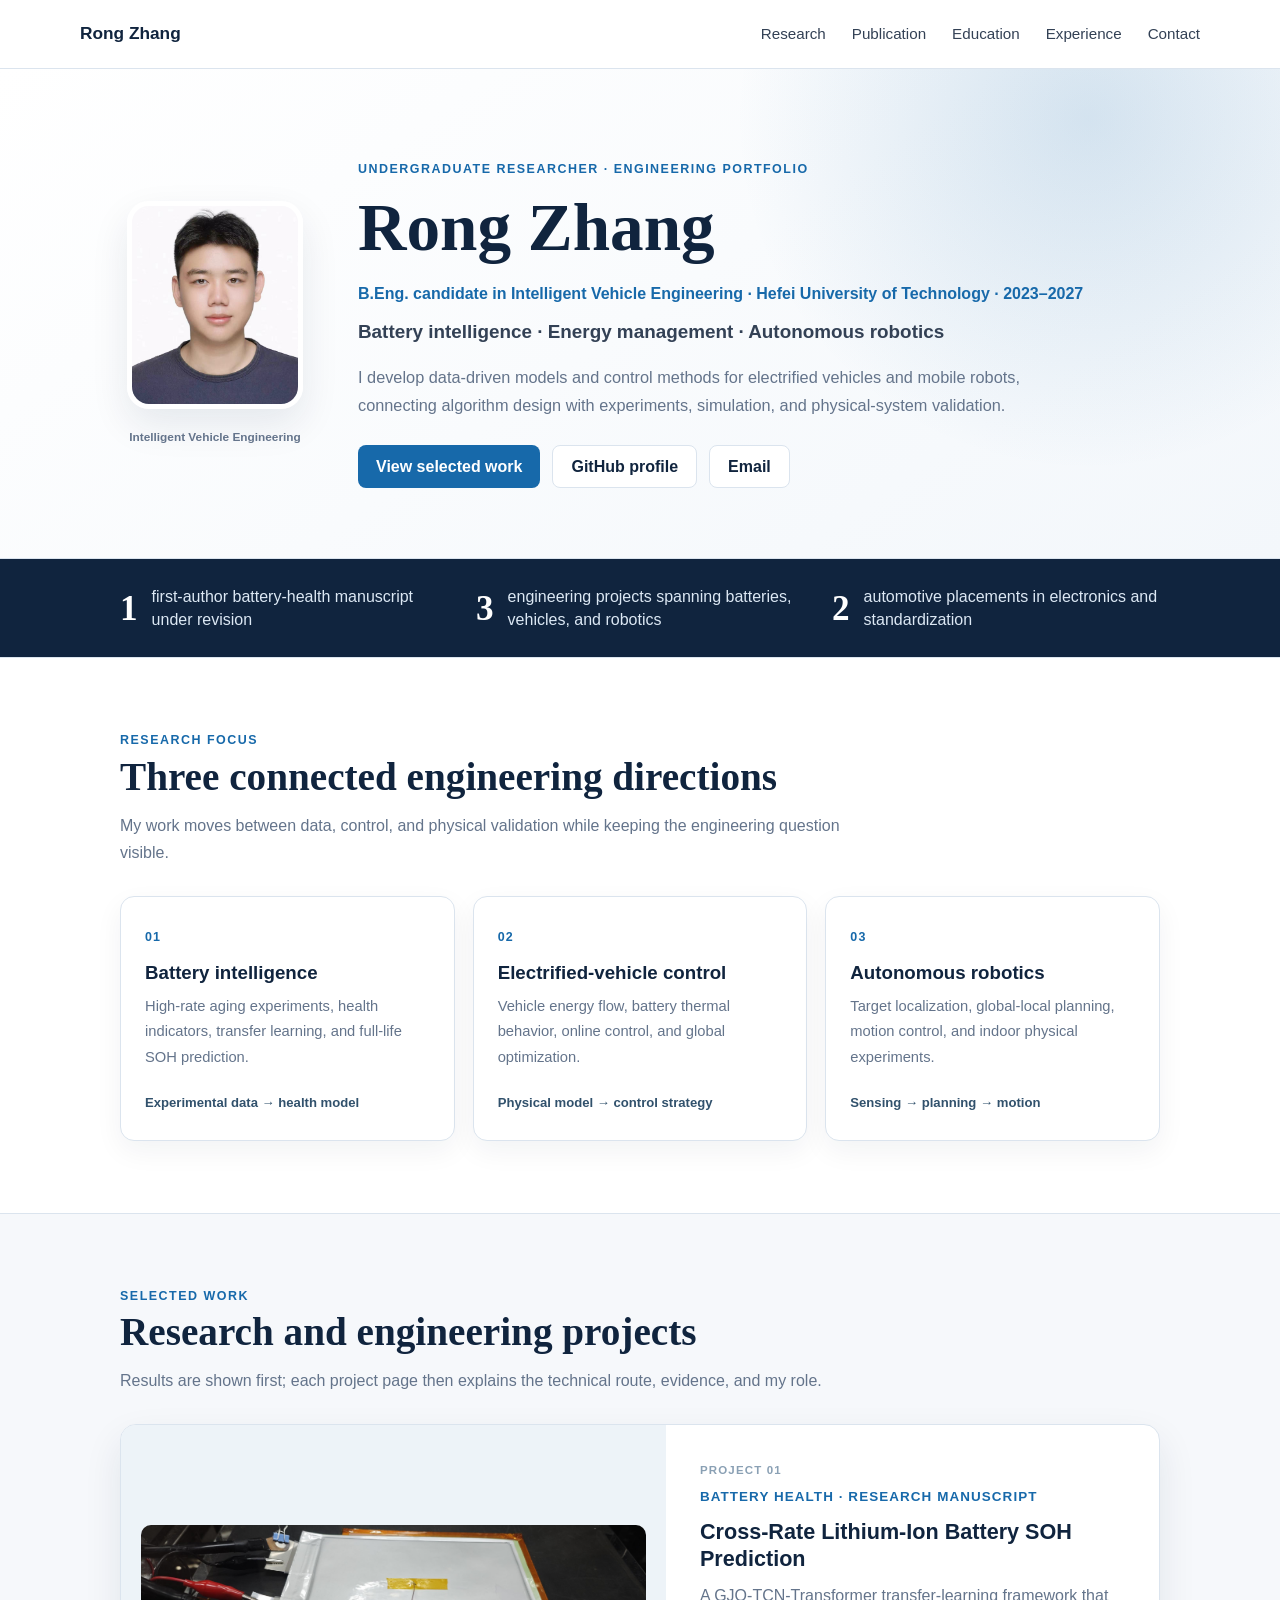
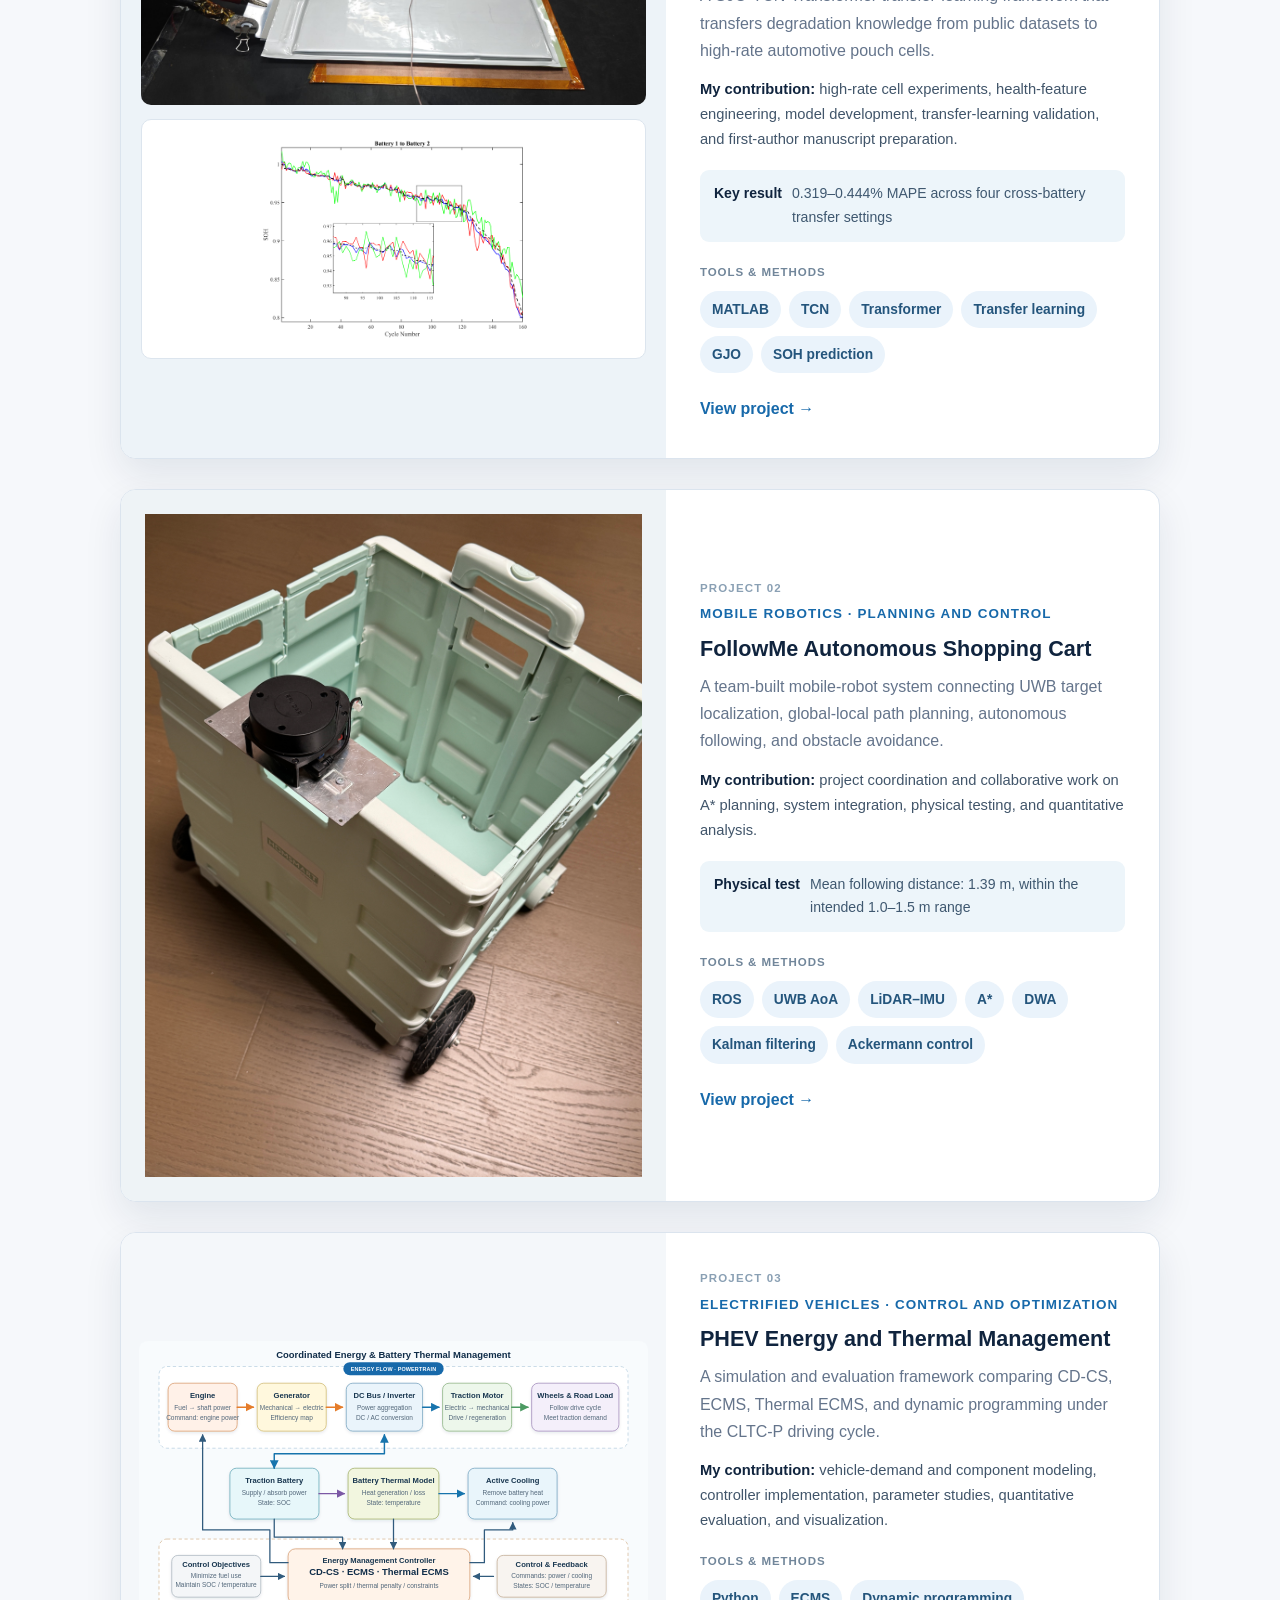
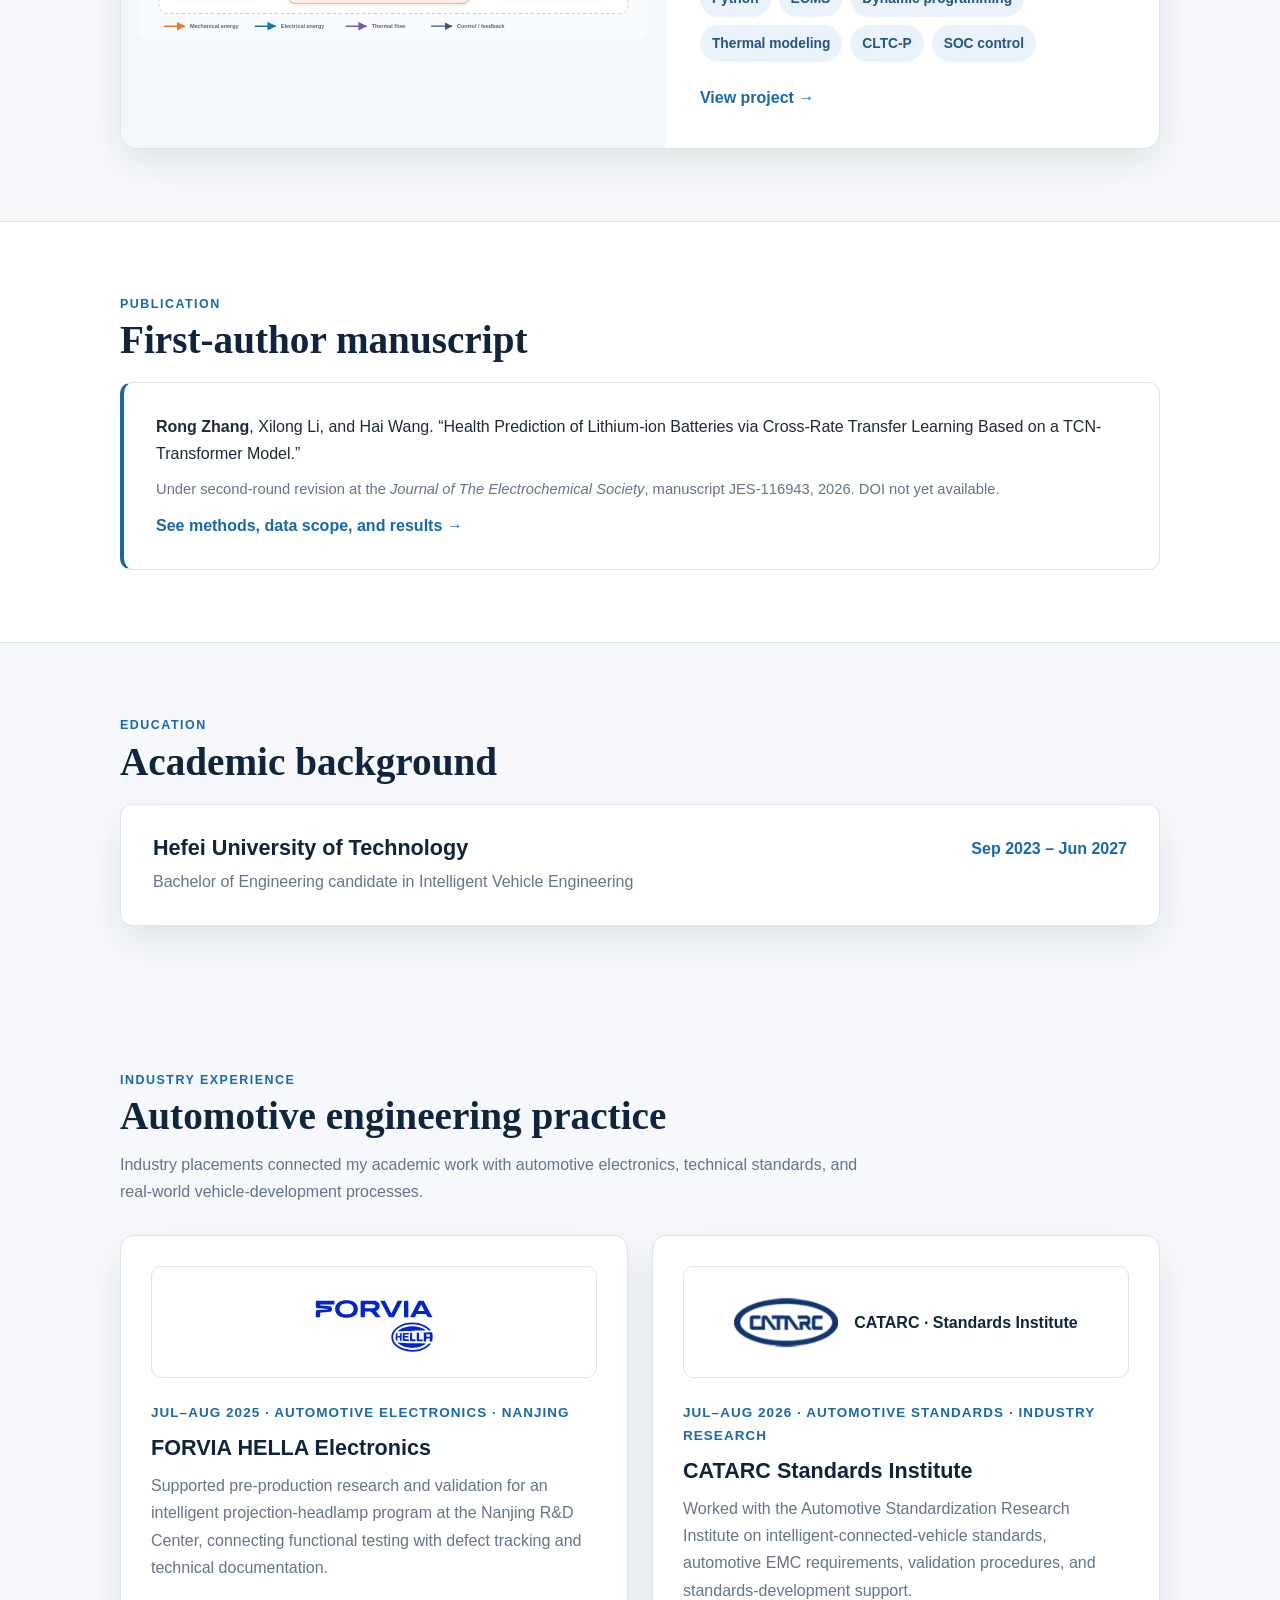
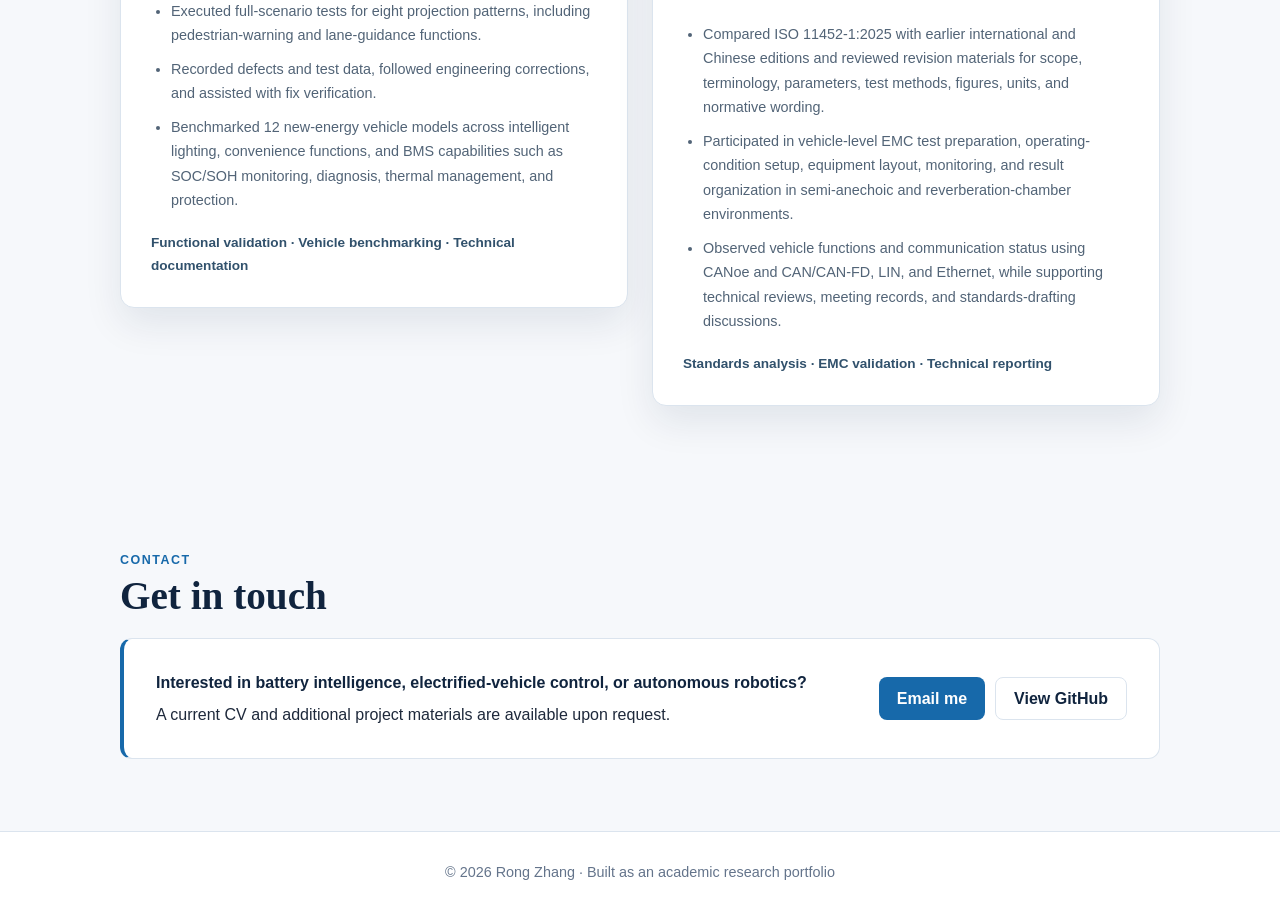
<file: index.html>
<!doctype html>
<html lang="en">
<head>
  <meta charset="utf-8">
  <meta name="viewport" content="width=device-width, initial-scale=1">
  <meta name="description" content="Rong Zhang — research in battery intelligence, energy management, and autonomous mobile robotics.">
  <title>Rong Zhang | Research Portfolio</title>
  <link rel="stylesheet" href="styles.css?v=home-2026-11">
</head>
<body>
  <header class="site-header">
    <nav class="nav" aria-label="Primary navigation">
      <a class="brand" href="#top">Rong Zhang</a>
      <div class="nav-links">
        <a href="#research">Research</a>
        <a href="#publication">Publication</a>
        <a href="#education">Education</a>
        <a href="#experience">Experience</a>
        <a href="#contact">Contact</a>
      </div>
    </nav>
  </header>

  <main id="top" class="home-page">
    <div class="hero home-hero">
      <div class="container hero-grid">
        <div class="profile-wrap">
          <img class="profile-photo" src="assets/rong-zhang-profile.jpg" alt="Portrait of Rong Zhang">
          <span>Intelligent Vehicle Engineering</span>
        </div>
        <div>
          <div class="eyebrow">Undergraduate researcher · Engineering portfolio</div>
          <h1>Rong Zhang</h1>
          <p class="hero-identity">B.Eng. candidate in Intelligent Vehicle Engineering · Hefei University of Technology · 2023–2027</p>
          <p class="hero-subtitle">Battery intelligence · Energy management · Autonomous robotics</p>
          <p class="hero-copy">I develop data-driven models and control methods for electrified vehicles and mobile robots, connecting algorithm design with experiments, simulation, and physical-system validation.</p>
          <div class="hero-actions">
            <a class="button" href="#research">View selected work</a>
            <a class="button secondary" href="https://github.com/zr057">GitHub profile</a>
            <a class="button secondary" href="mailto:18994136236@163.com">Email</a>
          </div>
        </div>
      </div>
    </div>

    <section class="highlights" aria-label="Research highlights">
      <div class="container highlight-grid">
        <div class="highlight"><strong>1</strong><span>first-author battery-health manuscript under revision</span></div>
        <div class="highlight"><strong>3</strong><span>engineering projects spanning batteries, vehicles, and robotics</span></div>
        <div class="highlight"><strong>2</strong><span>automotive placements in electronics and standardization</span></div>
      </div>
    </section>

    <section id="about" class="about-section">
      <div class="container">
        <div class="eyebrow">Research focus</div>
        <h2>Three connected engineering directions</h2>
        <p class="section-intro">My work moves between data, control, and physical validation while keeping the engineering question visible.</p>
        <div class="focus-grid">
          <a class="focus-card" href="projects/battery-soh.html"><span>01</span><h3>Battery intelligence</h3><p>High-rate aging experiments, health indicators, transfer learning, and full-life SOH prediction.</p><strong>Experimental data → health model</strong></a>
          <a class="focus-card" href="projects/phev-energy-thermal.html"><span>02</span><h3>Electrified-vehicle control</h3><p>Vehicle energy flow, battery thermal behavior, online control, and global optimization.</p><strong>Physical model → control strategy</strong></a>
          <a class="focus-card" href="projects/follow-me-shopping-robot.html"><span>03</span><h3>Autonomous robotics</h3><p>Target localization, global-local planning, motion control, and indoor physical experiments.</p><strong>Sensing → planning → motion</strong></a>
        </div>
      </div>
    </section>

    <section id="research">
      <div class="container">
        <div class="eyebrow">Selected work</div>
        <h2>Research and engineering projects</h2>
        <p class="section-intro">Results are shown first; each project page then explains the technical route, evidence, and my role.</p>

        <div class="project-list">
          <article class="project-card">
            <div class="project-media battery-cover">
              <img src="assets/battery-experiment.jpg" alt="Instrumented high-rate pouch cell in the experimental chamber">
              <img class="plot" src="assets/battery-soh-result.png" alt="Cross-battery SOH prediction curves">
            </div>
            <div class="project-content">
              <span class="project-number">Project 01</span>
              <div class="project-meta">Battery health · Research manuscript</div>
              <h3>Cross-Rate Lithium-Ion Battery SOH Prediction</h3>
              <p>A GJO-TCN-Transformer transfer-learning framework that transfers degradation knowledge from public datasets to high-rate automotive pouch cells.</p>
              <p class="contribution"><strong>My contribution:</strong> high-rate cell experiments, health-feature engineering, model development, transfer-learning validation, and first-author manuscript preparation.</p>
              <p class="project-result"><strong>Key result</strong><span>0.319–0.444% MAPE across four cross-battery transfer settings</span></p>
              <div class="project-tags-label">Tools &amp; methods</div>
              <div class="project-tags">
                <span class="tag">MATLAB</span>
                <span class="tag">TCN</span>
                <span class="tag">Transformer</span>
                <span class="tag">Transfer learning</span>
                <span class="tag">GJO</span>
                <span class="tag">SOH prediction</span>
              </div>
              <a class="project-link" href="projects/battery-soh.html">View project →</a>
            </div>
          </article>

          <article class="project-card">
            <div class="project-media single shopping-cover">
              <img class="plot" src="assets/followme-prototype.png" alt="Green shopping-cart prototype with integrated drive hardware and LiDAR">
            </div>
            <div class="project-content">
              <span class="project-number">Project 02</span>
              <div class="project-meta">Mobile robotics · Planning and control</div>
              <h3>FollowMe Autonomous Shopping Cart</h3>
              <p>A team-built mobile-robot system connecting UWB target localization, global-local path planning, autonomous following, and obstacle avoidance.</p>
              <p class="contribution"><strong>My contribution:</strong> project coordination and collaborative work on A* planning, system integration, physical testing, and quantitative analysis.</p>
              <p class="project-result"><strong>Physical test</strong><span>Mean following distance: 1.39 m, within the intended 1.0–1.5 m range</span></p>
              <div class="project-tags-label">Tools &amp; methods</div>
              <div class="project-tags">
                <span class="tag">ROS</span>
                <span class="tag">UWB AoA</span>
                <span class="tag">LiDAR–IMU</span>
                <span class="tag">A*</span>
                <span class="tag">DWA</span>
                <span class="tag">Kalman filtering</span>
                <span class="tag">Ackermann control</span>
              </div>
              <a class="project-link" href="projects/follow-me-shopping-robot.html">View project →</a>
            </div>
          </article>

          <article class="project-card">
            <div class="project-media single phev-cover">
              <img class="plot" src="assets/phev-system-architecture-en.svg?v=3" alt="Coordinated PHEV energy and battery thermal management architecture">
            </div>
            <div class="project-content">
              <span class="project-number">Project 03</span>
              <div class="project-meta">Electrified vehicles · Control and optimization</div>
              <h3>PHEV Energy and Thermal Management</h3>
              <p>A simulation and evaluation framework comparing CD-CS, ECMS, Thermal ECMS, and dynamic programming under the CLTC-P driving cycle.</p>
              <p class="contribution"><strong>My contribution:</strong> vehicle-demand and component modeling, controller implementation, parameter studies, quantitative evaluation, and visualization.</p>
              <div class="project-tags-label">Tools &amp; methods</div>
              <div class="project-tags">
                <span class="tag">Python</span>
                <span class="tag">ECMS</span>
                <span class="tag">Dynamic programming</span>
                <span class="tag">Thermal modeling</span>
                <span class="tag">CLTC-P</span>
                <span class="tag">SOC control</span>
              </div>
              <a class="project-link" href="projects/phev-energy-thermal.html">View project →</a>
            </div>
          </article>
        </div>
      </div>
    </section>

    <section id="publication" class="publication-section">
      <div class="container">
        <div class="eyebrow">Publication</div>
        <h2>First-author manuscript</h2>
        <div class="publication">
          <p><strong>Rong Zhang</strong>, Xilong Li, and Hai Wang. “Health Prediction of Lithium-ion Batteries via Cross-Rate Transfer Learning Based on a TCN-Transformer Model.”</p>
          <p class="status">Under second-round revision at the <em>Journal of The Electrochemical Society</em>, manuscript JES-116943, 2026. DOI not yet available.</p>
          <p><a class="project-link" href="projects/battery-soh.html">See methods, data scope, and results →</a></p>
        </div>
      </div>
    </section>

    <section id="education">
      <div class="container">
        <div class="eyebrow">Education</div>
        <h2>Academic background</h2>
        <div class="education-row">
          <div>
            <h3>Hefei University of Technology</h3>
            <p>Bachelor of Engineering candidate in Intelligent Vehicle Engineering</p>
          </div>
          <div class="education-date">Sep 2023 – Jun 2027</div>
        </div>
      </div>
    </section>

    <section id="experience">
      <div class="container">
        <div class="eyebrow">Industry experience</div>
        <h2>Automotive engineering practice</h2>
        <p class="section-intro">Industry placements connected my academic work with automotive electronics, technical standards, and real-world vehicle-development processes.</p>

        <div class="experience-grid">
          <article class="experience-card">
            <div class="experience-logo-wrap">
              <img class="experience-logo hella-logo" src="assets/forvia-hella-logo.svg" alt="FORVIA HELLA logo">
            </div>
            <div class="project-meta">Jul–Aug 2025 · Automotive electronics · Nanjing</div>
            <h3>FORVIA HELLA Electronics</h3>
            <p>Supported pre-production research and validation for an intelligent projection-headlamp program at the Nanjing R&amp;D Center, connecting functional testing with defect tracking and technical documentation.</p>
            <ul class="experience-details">
              <li>Executed full-scenario tests for eight projection patterns, including pedestrian-warning and lane-guidance functions.</li>
              <li>Recorded defects and test data, followed engineering corrections, and assisted with fix verification.</li>
              <li>Benchmarked 12 new-energy vehicle models across intelligent lighting, convenience functions, and BMS capabilities such as SOC/SOH monitoring, diagnosis, thermal management, and protection.</li>
            </ul>
            <p class="experience-focus">Functional validation · Vehicle benchmarking · Technical documentation</p>
          </article>

          <article class="experience-card">
            <div class="experience-logo-wrap catarc-logo-wrap">
              <img class="experience-logo catarc-logo" src="assets/catarc-logo.png" alt="CATARC logo">
              <span>CATARC · Standards Institute</span>
            </div>
            <div class="project-meta">Jul–Aug 2026 · Automotive standards · Industry research</div>
            <h3>CATARC Standards Institute</h3>
            <p>Worked with the Automotive Standardization Research Institute on intelligent-connected-vehicle standards, automotive EMC requirements, validation procedures, and standards-development support.</p>
            <ul class="experience-details">
              <li>Compared ISO 11452-1:2025 with earlier international and Chinese editions and reviewed revision materials for scope, terminology, parameters, test methods, figures, units, and normative wording.</li>
              <li>Participated in vehicle-level EMC test preparation, operating-condition setup, equipment layout, monitoring, and result organization in semi-anechoic and reverberation-chamber environments.</li>
              <li>Observed vehicle functions and communication status using CANoe and CAN/CAN-FD, LIN, and Ethernet, while supporting technical reviews, meeting records, and standards-drafting discussions.</li>
            </ul>
            <p class="experience-focus">Standards analysis · EMC validation · Technical reporting</p>

          </article>
        </div>
      </div>
    </section>

    <section id="contact">
      <div class="container">
        <div class="eyebrow">Contact</div>
        <h2>Get in touch</h2>
        <div class="contact-panel">
          <div><strong>Interested in battery intelligence, electrified-vehicle control, or autonomous robotics?</strong><p>A current CV and additional project materials are available upon request.</p></div>
          <div class="contact-actions"><a class="button" href="mailto:18994136236@163.com">Email me</a><a class="button secondary" href="https://github.com/zr057">View GitHub</a></div>
        </div>
      </div>
    </section>
  </main>

  <footer class="site-footer">© 2026 Rong Zhang · Built as an academic research portfolio</footer>
</body>
</html>
</file>
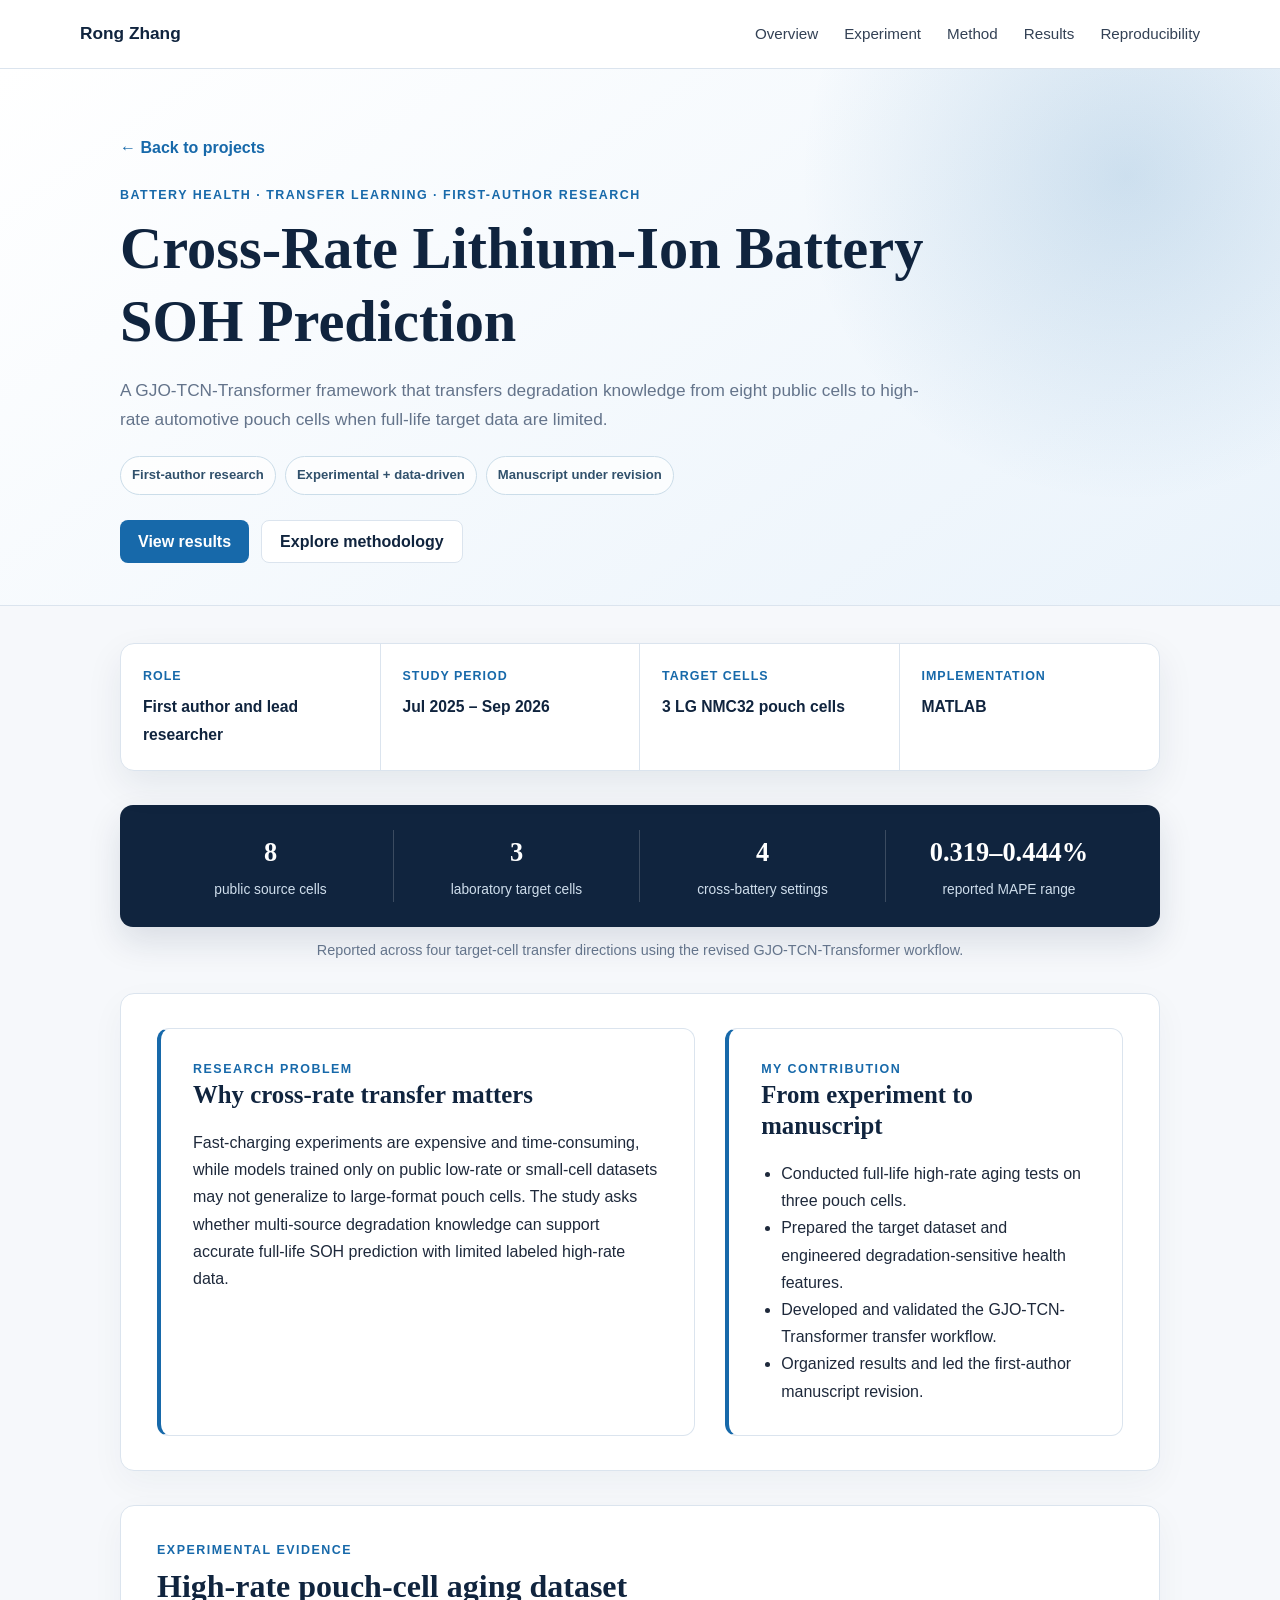
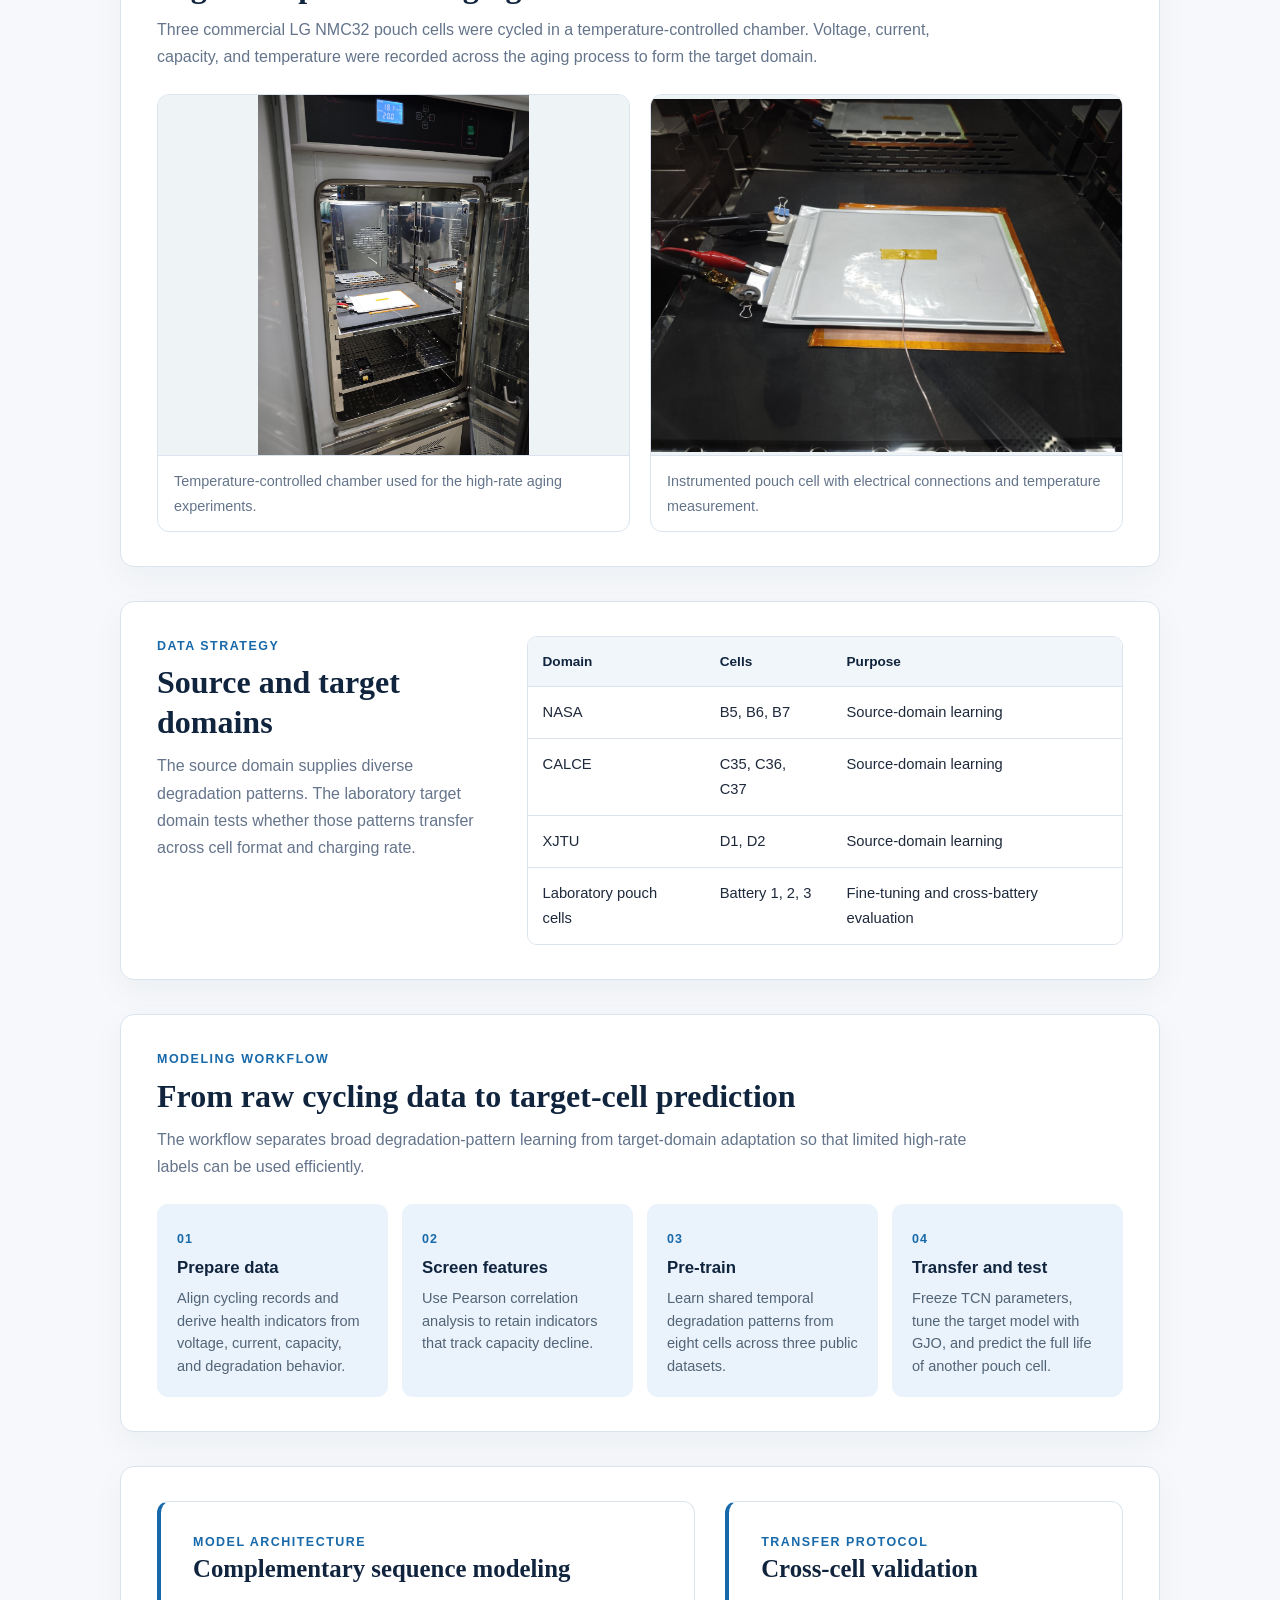
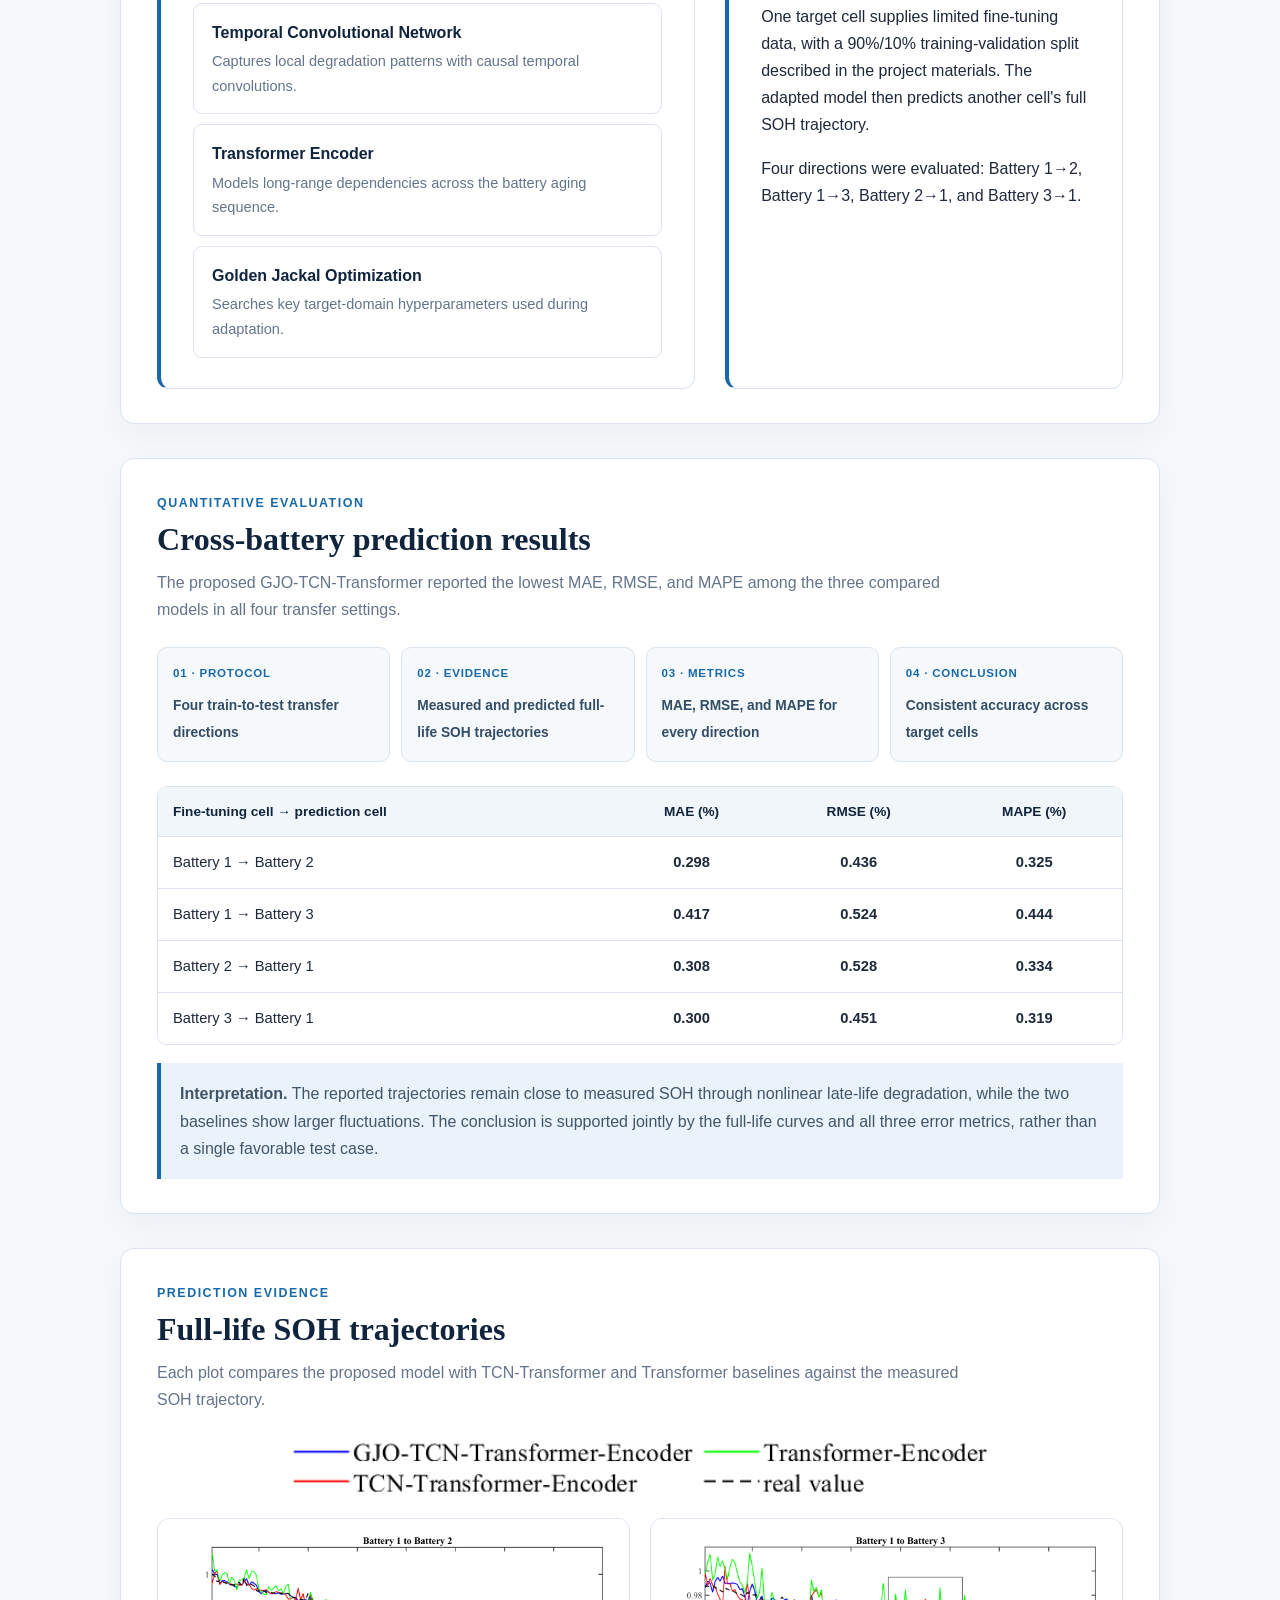
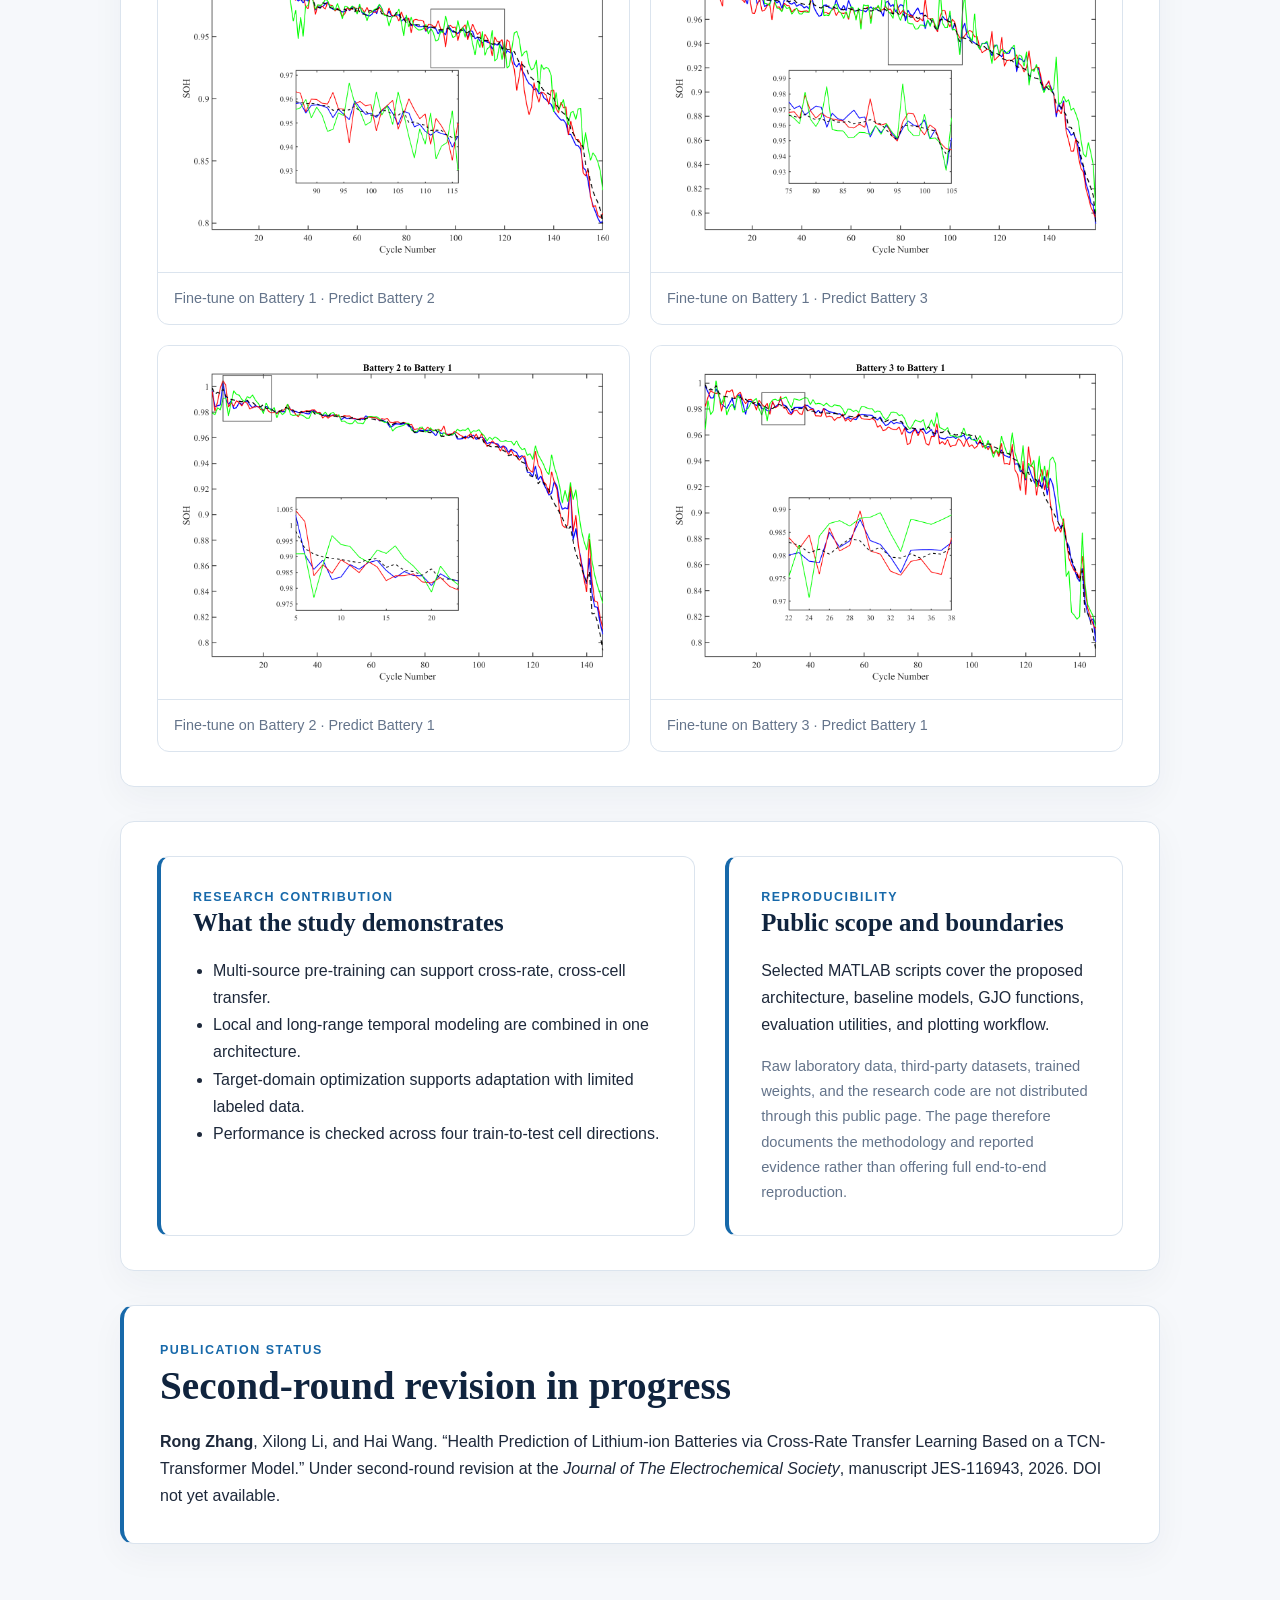
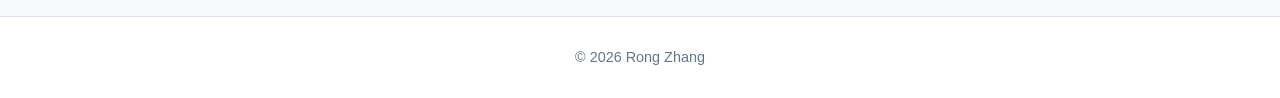
<file: projects/battery-soh.html>
<!doctype html>
<html lang="en">
<head>
  <meta charset="utf-8">
  <meta name="viewport" content="width=device-width, initial-scale=1">
  <meta name="description" content="Rong Zhang's cross-rate lithium-ion battery SOH research: high-rate pouch-cell experiments, transfer learning, GJO-TCN-Transformer modeling, and cross-battery evaluation.">
  <title>Cross-Rate Battery SOH Prediction | Rong Zhang</title>
  <link rel="stylesheet" href="../styles.css">
</head>
<body>
  <header class="site-header">
    <nav class="nav" aria-label="Primary navigation">
      <a class="brand" href="../index.html">Rong Zhang</a>
      <div class="nav-links"><a href="#overview">Overview</a><a href="#experiment">Experiment</a><a href="#method">Method</a><a href="#results">Results</a><a href="#reproducibility">Reproducibility</a></div>
    </nav>
  </header>

  <main class="project-detail-page battery-page">
    <div class="detail-hero battery-detail-hero">
      <div class="container">
        <a class="back-link" href="../index.html#research">← Back to projects</a>
        <div class="eyebrow">Battery health · Transfer learning · First-author research</div>
        <h1>Cross-Rate Lithium-Ion Battery SOH Prediction</h1>
        <p class="detail-lead">A GJO-TCN-Transformer framework that transfers degradation knowledge from eight public cells to high-rate automotive pouch cells when full-life target data are limited.</p>
        <div class="detail-meta"><span>First-author research</span><span>Experimental + data-driven</span><span>Manuscript under revision</span></div>
        <div class="hero-actions">
          <a class="button" href="#results">View results</a>
          <a class="button secondary" href="#method">Explore methodology</a>
        </div>
      </div>
    </div>

    <section id="overview">
      <div class="container project-facts" aria-label="Project facts">
        <div><span>Role</span><strong>First author and lead researcher</strong></div>
        <div><span>Study period</span><strong>Jul 2025 – Sep 2026</strong></div>
        <div><span>Target cells</span><strong>3 LG NMC32 pouch cells</strong></div>
        <div><span>Implementation</span><strong>MATLAB</strong></div>
      </div>

      <div class="container result-strip result-strip-raised" aria-label="Reported research results">
        <div><strong>8</strong><span>public source cells</span></div>
        <div><strong>3</strong><span>laboratory target cells</span></div>
        <div><strong>4</strong><span>cross-battery settings</span></div>
        <div><strong>0.319–0.444%</strong><span>reported MAPE range</span></div>
      </div>
      <p class="container result-context">Reported across four target-cell transfer directions using the revised GJO-TCN-Transformer workflow.</p>

      <div class="container detail-grid detail-section">
        <div class="detail-panel compact-panel">
          <div class="eyebrow">Research problem</div>
          <h2>Why cross-rate transfer matters</h2>
          <p>Fast-charging experiments are expensive and time-consuming, while models trained only on public low-rate or small-cell datasets may not generalize to large-format pouch cells. The study asks whether multi-source degradation knowledge can support accurate full-life SOH prediction with limited labeled high-rate data.</p>
        </div>
        <aside class="detail-panel compact-panel">
          <div class="eyebrow">My contribution</div>
          <h2>From experiment to manuscript</h2>
          <ul>
            <li>Conducted full-life high-rate aging tests on three pouch cells.</li>
            <li>Prepared the target dataset and engineered degradation-sensitive health features.</li>
            <li>Developed and validated the GJO-TCN-Transformer transfer workflow.</li>
            <li>Organized results and led the first-author manuscript revision.</li>
          </ul>
        </aside>
      </div>

      <div id="experiment" class="container detail-section">
        <div class="section-heading">
          <div class="eyebrow">Experimental evidence</div>
          <h2>High-rate pouch-cell aging dataset</h2>
          <p>Three commercial LG NMC32 pouch cells were cycled in a temperature-controlled chamber. Voltage, current, capacity, and temperature were recorded across the aging process to form the target domain.</p>
        </div>
        <div class="gallery two gallery-contained battery-experiment-gallery">
          <figure><img loading="lazy" src="../assets/battery-chamber.jpg" alt="Pouch cells installed in a temperature-controlled chamber"><figcaption>Temperature-controlled chamber used for the high-rate aging experiments.</figcaption></figure>
          <figure><img loading="lazy" src="../assets/battery-experiment.jpg" alt="Instrumented LG NMC32 pouch cell"><figcaption>Instrumented pouch cell with electrical connections and temperature measurement.</figcaption></figure>
        </div>
      </div>

      <div class="container detail-section split-section">
        <div>
          <div class="eyebrow">Data strategy</div>
          <h2>Source and target domains</h2>
          <p class="section-copy">The source domain supplies diverse degradation patterns. The laboratory target domain tests whether those patterns transfer across cell format and charging rate.</p>
        </div>
        <div class="table-wrap">
          <table class="data-table">
            <thead><tr><th>Domain</th><th>Cells</th><th>Purpose</th></tr></thead>
            <tbody>
              <tr><td>NASA</td><td>B5, B6, B7</td><td>Source-domain learning</td></tr>
              <tr><td>CALCE</td><td>C35, C36, C37</td><td>Source-domain learning</td></tr>
              <tr><td>XJTU</td><td>D1, D2</td><td>Source-domain learning</td></tr>
              <tr><td>Laboratory pouch cells</td><td>Battery 1, 2, 3</td><td>Fine-tuning and cross-battery evaluation</td></tr>
            </tbody>
          </table>
        </div>
      </div>

      <div id="method" class="container detail-section">
        <div class="section-heading">
          <div class="eyebrow">Modeling workflow</div>
          <h2>From raw cycling data to target-cell prediction</h2>
          <p>The workflow separates broad degradation-pattern learning from target-domain adaptation so that limited high-rate labels can be used efficiently.</p>
        </div>
        <div class="process-grid">
          <article class="process-step"><span>01</span><h3>Prepare data</h3><p>Align cycling records and derive health indicators from voltage, current, capacity, and degradation behavior.</p></article>
          <article class="process-step"><span>02</span><h3>Screen features</h3><p>Use Pearson correlation analysis to retain indicators that track capacity decline.</p></article>
          <article class="process-step"><span>03</span><h3>Pre-train</h3><p>Learn shared temporal degradation patterns from eight cells across three public datasets.</p></article>
          <article class="process-step"><span>04</span><h3>Transfer and test</h3><p>Freeze TCN parameters, tune the target model with GJO, and predict the full life of another pouch cell.</p></article>
        </div>
      </div>

      <div class="container detail-section detail-grid">
        <div class="detail-panel compact-panel">
          <div class="eyebrow">Model architecture</div>
          <h2>Complementary sequence modeling</h2>
          <div class="method-list">
            <article><strong>Temporal Convolutional Network</strong><p>Captures local degradation patterns with causal temporal convolutions.</p></article>
            <article><strong>Transformer Encoder</strong><p>Models long-range dependencies across the battery aging sequence.</p></article>
            <article><strong>Golden Jackal Optimization</strong><p>Searches key target-domain hyperparameters used during adaptation.</p></article>
          </div>
        </div>
        <aside class="detail-panel compact-panel">
          <div class="eyebrow">Transfer protocol</div>
          <h2>Cross-cell validation</h2>
          <p>One target cell supplies limited fine-tuning data, with a 90%/10% training-validation split described in the project materials. The adapted model then predicts another cell's full SOH trajectory.</p>
          <p>Four directions were evaluated: Battery 1→2, Battery 1→3, Battery 2→1, and Battery 3→1.</p>
        </aside>
      </div>

      <div id="results" class="container detail-section">
        <div class="section-heading">
          <div class="eyebrow">Quantitative evaluation</div>
          <h2>Cross-battery prediction results</h2>
          <p>The proposed GJO-TCN-Transformer reported the lowest MAE, RMSE, and MAPE among the three compared models in all four transfer settings.</p>
        </div>
        <div class="evidence-flow" aria-label="Evaluation evidence structure">
          <article><span>01 · Protocol</span><strong>Four train-to-test transfer directions</strong></article>
          <article><span>02 · Evidence</span><strong>Measured and predicted full-life SOH trajectories</strong></article>
          <article><span>03 · Metrics</span><strong>MAE, RMSE, and MAPE for every direction</strong></article>
          <article><span>04 · Conclusion</span><strong>Consistent accuracy across target cells</strong></article>
        </div>
        <div class="table-wrap">
          <table class="data-table results-table">
            <thead><tr><th>Fine-tuning cell → prediction cell</th><th>MAE (%)</th><th>RMSE (%)</th><th>MAPE (%)</th></tr></thead>
            <tbody>
              <tr><td>Battery 1 → Battery 2</td><td><strong>0.298</strong></td><td><strong>0.436</strong></td><td><strong>0.325</strong></td></tr>
              <tr><td>Battery 1 → Battery 3</td><td><strong>0.417</strong></td><td><strong>0.524</strong></td><td><strong>0.444</strong></td></tr>
              <tr><td>Battery 2 → Battery 1</td><td><strong>0.308</strong></td><td><strong>0.528</strong></td><td><strong>0.334</strong></td></tr>
              <tr><td>Battery 3 → Battery 1</td><td><strong>0.300</strong></td><td><strong>0.451</strong></td><td><strong>0.319</strong></td></tr>
            </tbody>
          </table>
        </div>
        <div class="insight-box"><strong>Interpretation.</strong> The reported trajectories remain close to measured SOH through nonlinear late-life degradation, while the two baselines show larger fluctuations. The conclusion is supported jointly by the full-life curves and all three error metrics, rather than a single favorable test case.</div>
      </div>

      <div class="container detail-section prediction-section">
        <div class="section-heading">
          <div class="eyebrow">Prediction evidence</div>
          <h2>Full-life SOH trajectories</h2>
          <p>Each plot compares the proposed model with TCN-Transformer and Transformer baselines against the measured SOH trajectory.</p>
        </div>
        <img class="plot-legend" src="../assets/battery-soh-legend.png" alt="Legend for SOH prediction plots">
        <div class="gallery two gallery-contained prediction-gallery">
          <figure><img loading="lazy" src="../assets/battery-soh-result.png" alt="SOH prediction from Battery 1 to Battery 2"><figcaption>Fine-tune on Battery 1 · Predict Battery 2</figcaption></figure>
          <figure><img loading="lazy" src="../assets/battery-soh-b1-b3.png" alt="SOH prediction from Battery 1 to Battery 3"><figcaption>Fine-tune on Battery 1 · Predict Battery 3</figcaption></figure>
          <figure><img loading="lazy" src="../assets/battery-soh-b2-b1.png" alt="SOH prediction from Battery 2 to Battery 1"><figcaption>Fine-tune on Battery 2 · Predict Battery 1</figcaption></figure>
          <figure><img loading="lazy" src="../assets/battery-soh-b3-b1.png" alt="SOH prediction from Battery 3 to Battery 1"><figcaption>Fine-tune on Battery 3 · Predict Battery 1</figcaption></figure>
        </div>
      </div>

      <div id="reproducibility" class="container detail-section detail-grid">
        <div class="detail-panel compact-panel">
          <div class="eyebrow">Research contribution</div>
          <h2>What the study demonstrates</h2>
          <ul>
            <li>Multi-source pre-training can support cross-rate, cross-cell transfer.</li>
            <li>Local and long-range temporal modeling are combined in one architecture.</li>
            <li>Target-domain optimization supports adaptation with limited labeled data.</li>
            <li>Performance is checked across four train-to-test cell directions.</li>
          </ul>
        </div>
        <aside class="detail-panel compact-panel">
          <div class="eyebrow">Reproducibility</div>
          <h2>Public scope and boundaries</h2>
          <p>Selected MATLAB scripts cover the proposed architecture, baseline models, GJO functions, evaluation utilities, and plotting workflow.</p>
          <p class="status">Raw laboratory data, third-party datasets, trained weights, and the research code are not distributed through this public page. The page therefore documents the methodology and reported evidence rather than offering full end-to-end reproduction.</p>
        </aside>
      </div>

      <div class="container detail-section publication-note">
        <div class="eyebrow">Publication status</div>
        <h2>Second-round revision in progress</h2>
        <p><strong>Rong Zhang</strong>, Xilong Li, and Hai Wang. “Health Prediction of Lithium-ion Batteries via Cross-Rate Transfer Learning Based on a TCN-Transformer Model.” Under second-round revision at the <em>Journal of The Electrochemical Society</em>, manuscript JES-116943, 2026. DOI not yet available.</p>
      </div>
    </section>
  </main>
  <footer class="site-footer">© 2026 Rong Zhang</footer>
</body>
</html>
</file>
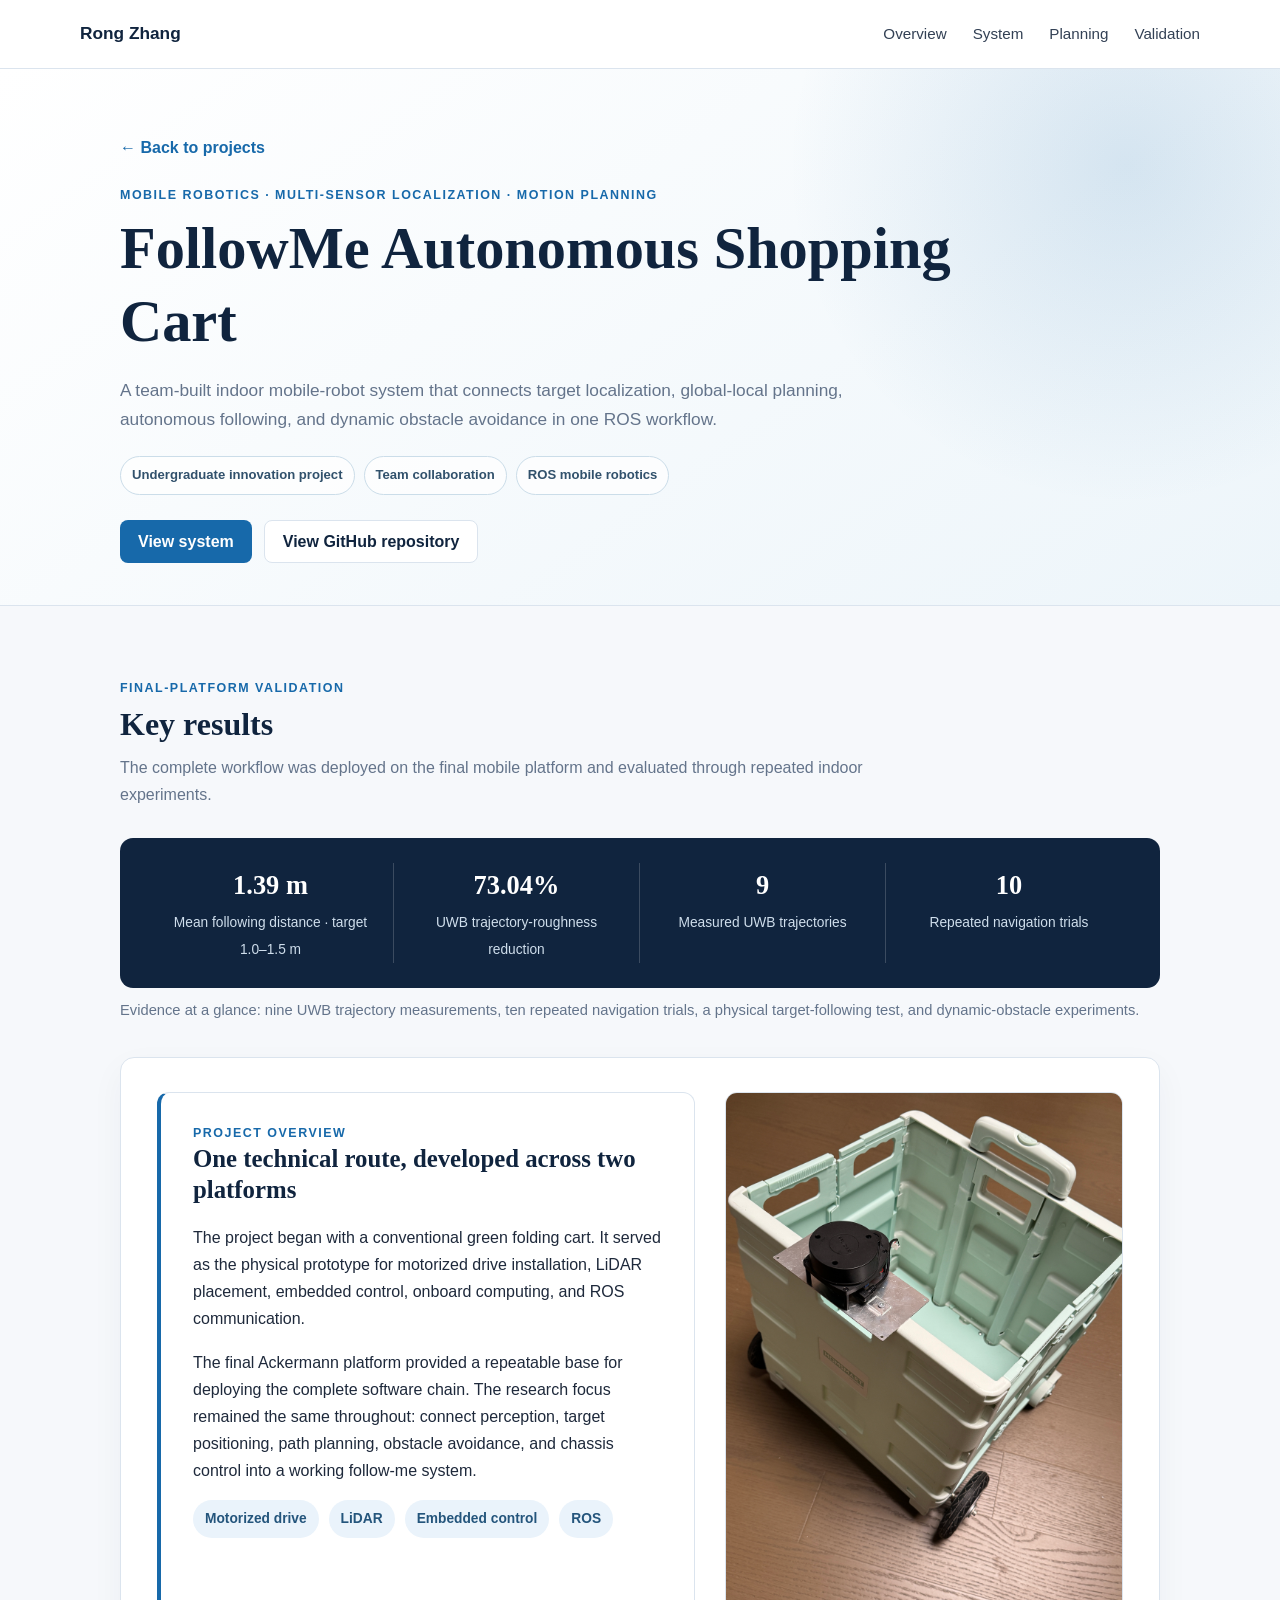
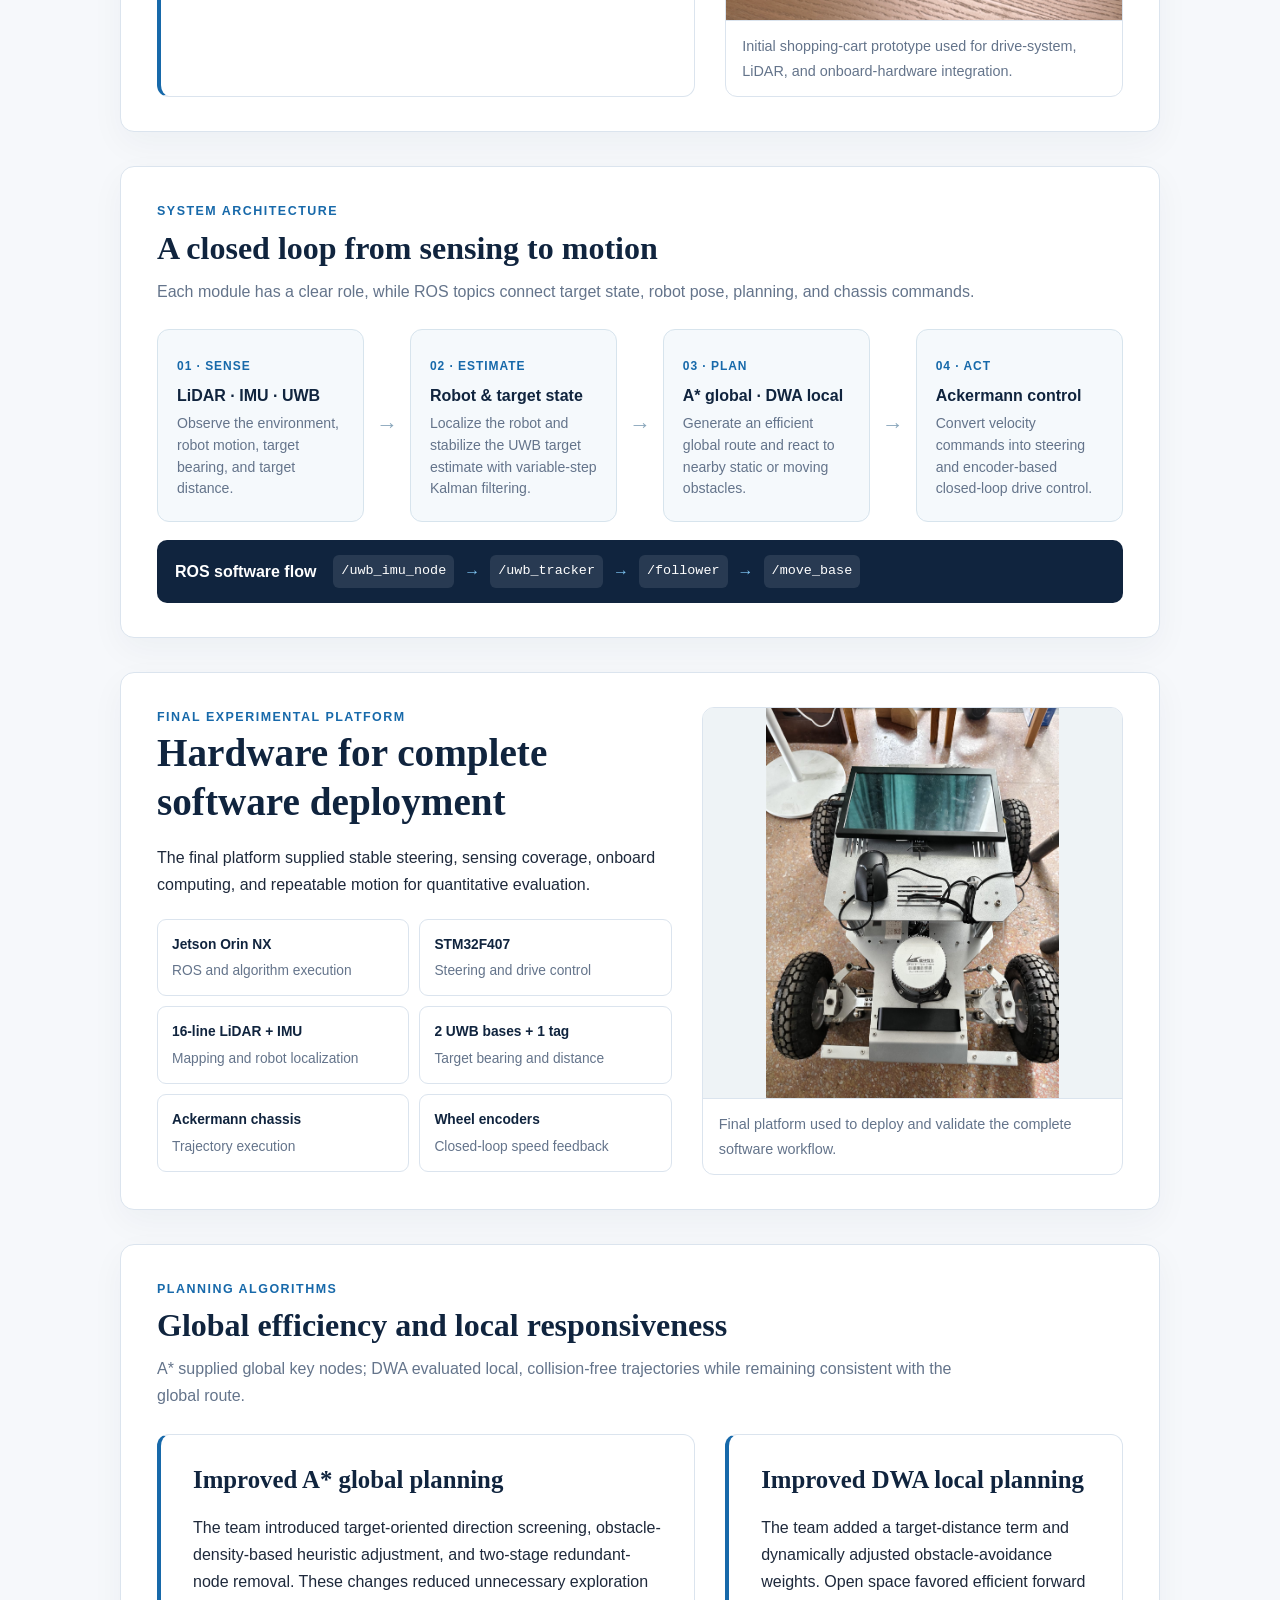
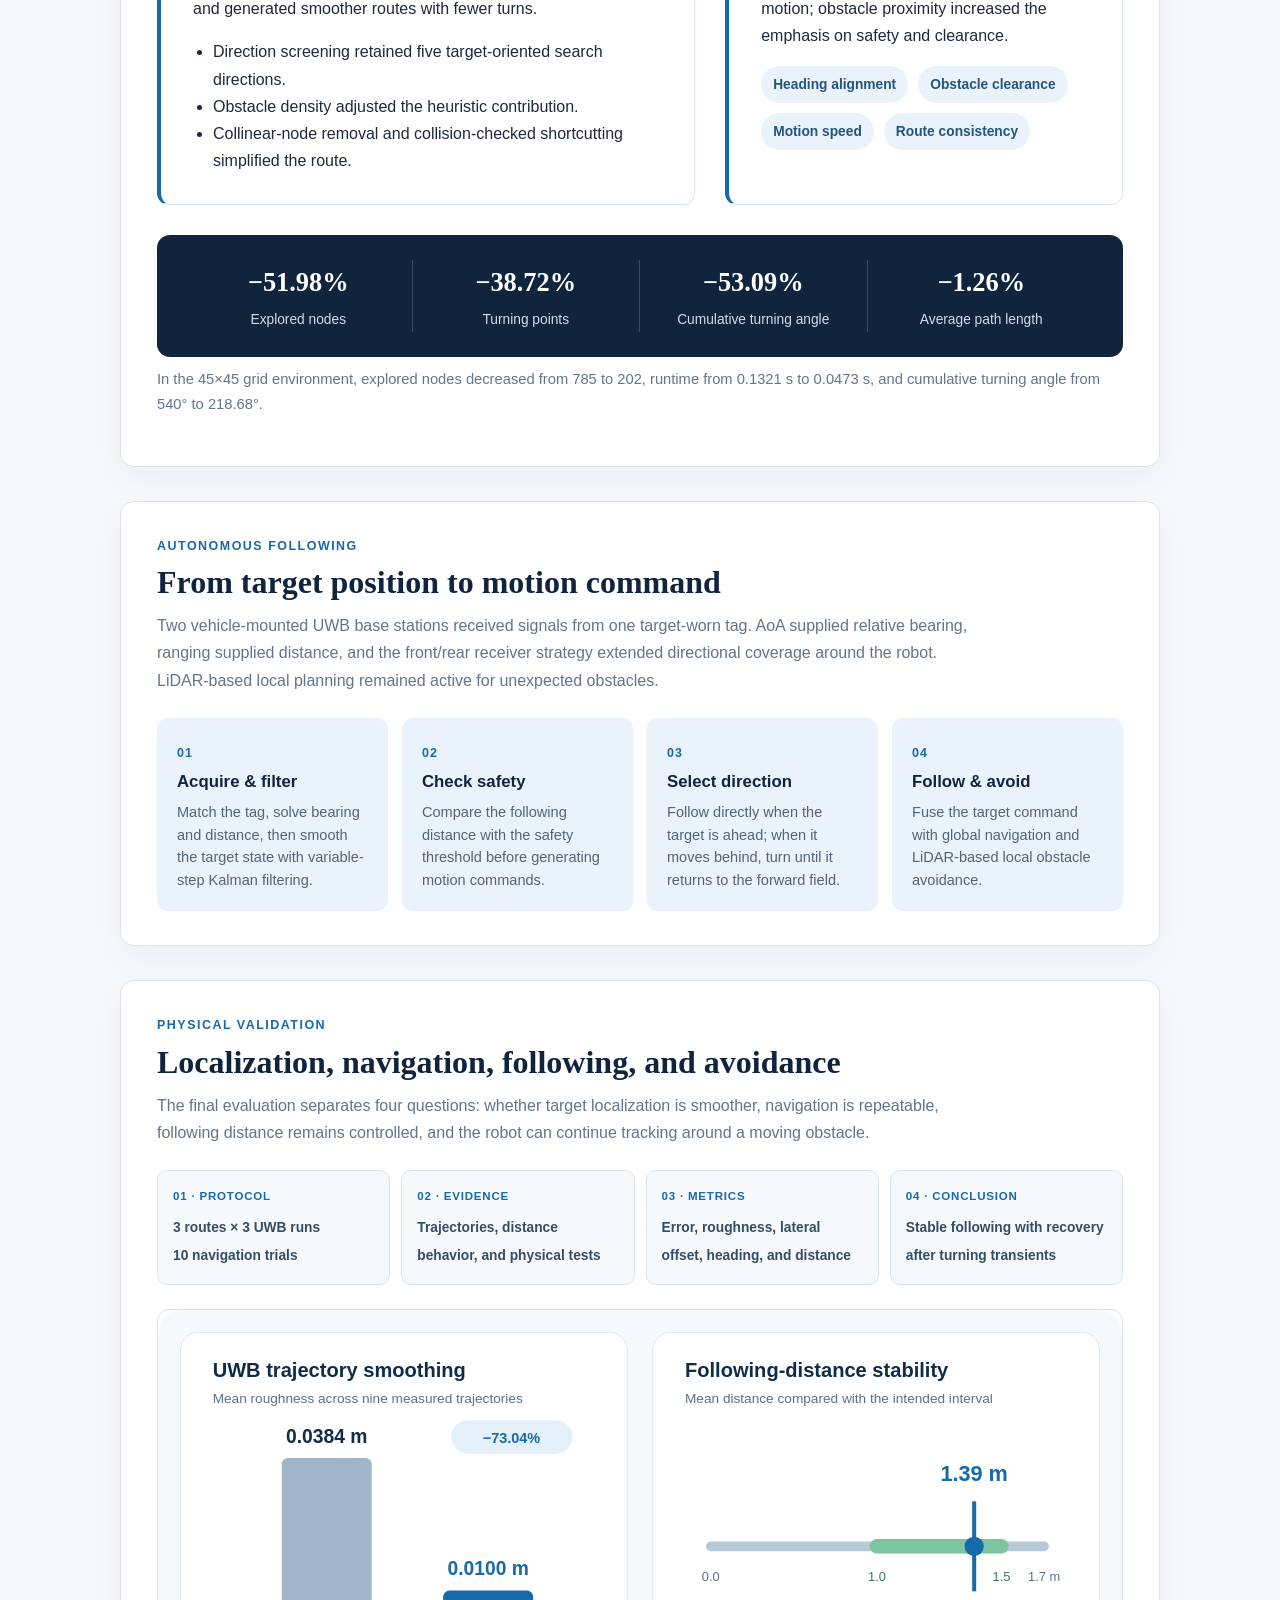
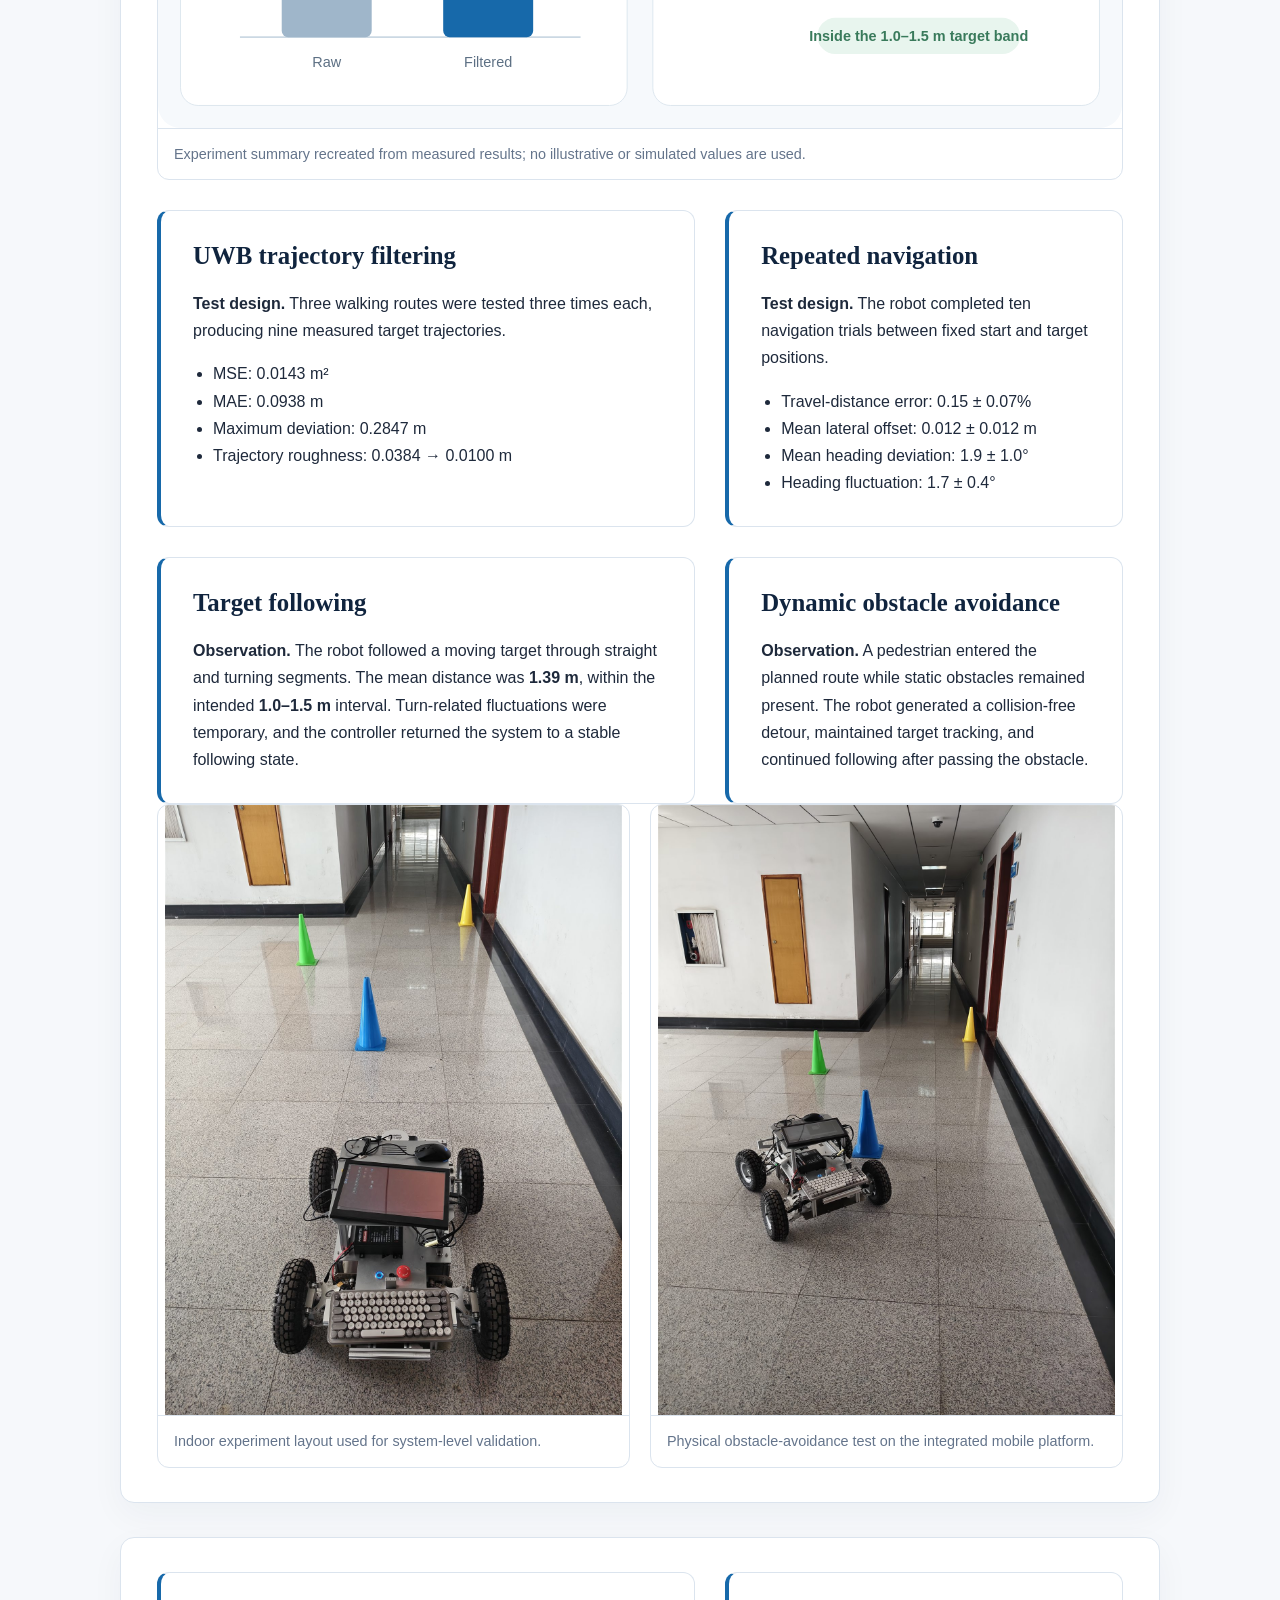
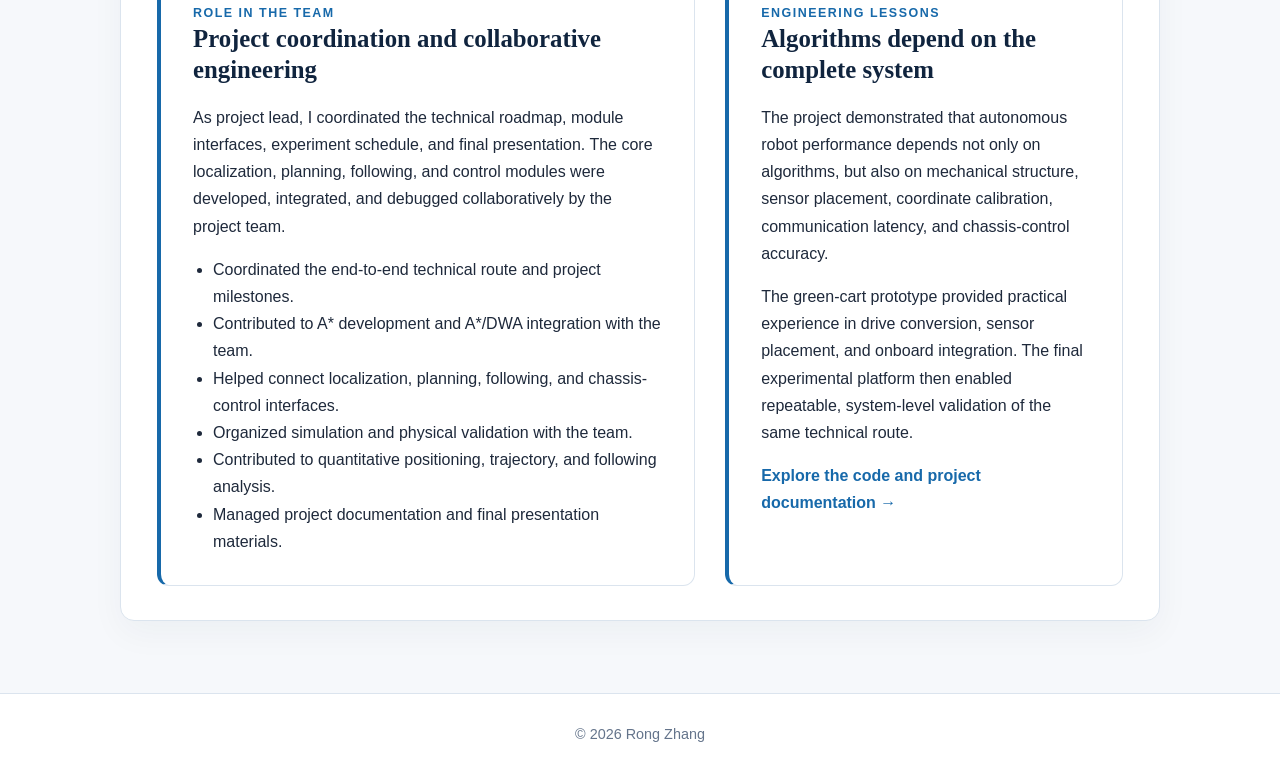
<file: projects/follow-me-shopping-robot.html>
<!doctype html>
<html lang="en">
<head>
  <meta charset="utf-8">
  <meta name="viewport" content="width=device-width, initial-scale=1">
  <meta name="description" content="FollowMe autonomous shopping-cart research project by Rong Zhang: multi-sensor localization, path planning, autonomous following, and dynamic obstacle avoidance.">
  <title>FollowMe Autonomous Shopping Cart | Rong Zhang</title>
  <link rel="stylesheet" href="../styles.css">
</head>
<body>
  <header class="site-header"><nav class="nav"><a class="brand" href="../index.html">Rong Zhang</a><div class="nav-links"><a href="#overview">Overview</a><a href="#system">System</a><a href="#planning">Planning</a><a href="#validation">Validation</a></div></nav></header>
  <main class="project-detail-page followme-page">
    <div class="detail-hero followme-hero">
      <div class="container">
        <a class="back-link" href="../index.html#research">← Back to projects</a>
        <div class="eyebrow">Mobile robotics · Multi-sensor localization · Motion planning</div>
        <h1>FollowMe Autonomous Shopping Cart</h1>
        <p class="detail-lead">A team-built indoor mobile-robot system that connects target localization, global-local planning, autonomous following, and dynamic obstacle avoidance in one ROS workflow.</p>
        <div class="detail-meta"><span>Undergraduate innovation project</span><span>Team collaboration</span><span>ROS mobile robotics</span></div>
        <div class="hero-actions">
          <a class="button" href="#system">View system</a>
          <a class="button secondary" href="https://github.com/zr057/follow-me-shopping-robot">View GitHub repository</a>
        </div>
      </div>
    </div>

    <section>
      <div class="container">
        <div class="section-heading">
          <div class="eyebrow">Final-platform validation</div>
          <h2>Key results</h2>
          <p>The complete workflow was deployed on the final mobile platform and evaluated through repeated indoor experiments.</p>
        </div>
        <div class="result-strip">
          <div><strong>1.39 m</strong><span>Mean following distance · target 1.0–1.5 m</span></div>
          <div><strong>73.04%</strong><span>UWB trajectory-roughness reduction</span></div>
          <div><strong>9</strong><span>Measured UWB trajectories</span></div>
          <div><strong>10</strong><span>Repeated navigation trials</span></div>
        </div>
        <p class="status">Evidence at a glance: nine UWB trajectory measurements, ten repeated navigation trials, a physical target-following test, and dynamic-obstacle experiments.</p>
      </div>

      <div class="container detail-section detail-grid" id="overview">
        <div class="detail-panel compact-panel">
          <div class="eyebrow">Project overview</div>
          <h2>One technical route, developed across two platforms</h2>
          <p>The project began with a conventional green folding cart. It served as the physical prototype for motorized drive installation, LiDAR placement, embedded control, onboard computing, and ROS communication.</p>
          <p>The final Ackermann platform provided a repeatable base for deploying the complete software chain. The research focus remained the same throughout: connect perception, target positioning, path planning, obstacle avoidance, and chassis control into a working follow-me system.</p>
          <div class="chips">
            <span class="chip">Motorized drive</span><span class="chip">LiDAR</span><span class="chip">Embedded control</span><span class="chip">ROS</span>
          </div>
        </div>
        <div class="gallery gallery-contained">
          <figure><img src="../assets/followme-prototype.png" alt="Green folding-cart prototype with a mounted LiDAR"><figcaption>Initial shopping-cart prototype used for drive-system, LiDAR, and onboard-hardware integration.</figcaption></figure>
        </div>
      </div>

      <div class="container detail-section" id="system">
        <div class="section-heading">
          <div class="eyebrow">System architecture</div>
          <h2>A closed loop from sensing to motion</h2>
          <p>Each module has a clear role, while ROS topics connect target state, robot pose, planning, and chassis commands.</p>
        </div>
        <div class="followme-route" aria-label="System data flow">
          <article><span>01 · Sense</span><h3>LiDAR · IMU · UWB</h3><p>Observe the environment, robot motion, target bearing, and target distance.</p></article>
          <i aria-hidden="true">→</i>
          <article><span>02 · Estimate</span><h3>Robot &amp; target state</h3><p>Localize the robot and stabilize the UWB target estimate with variable-step Kalman filtering.</p></article>
          <i aria-hidden="true">→</i>
          <article><span>03 · Plan</span><h3>A* global · DWA local</h3><p>Generate an efficient global route and react to nearby static or moving obstacles.</p></article>
          <i aria-hidden="true">→</i>
          <article><span>04 · Act</span><h3>Ackermann control</h3><p>Convert velocity commands into steering and encoder-based closed-loop drive control.</p></article>
        </div>
        <div class="followme-node-flow"><strong>ROS software flow</strong><code>/uwb_imu_node</code><b>→</b><code>/uwb_tracker</code><b>→</b><code>/follower</code><b>→</b><code>/move_base</code></div>
      </div>

      <div class="container detail-section">
        <div class="detail-grid followme-platform-grid">
          <div>
            <div class="eyebrow">Final experimental platform</div>
            <h2>Hardware for complete software deployment</h2>
            <p>The final platform supplied stable steering, sensing coverage, onboard computing, and repeatable motion for quantitative evaluation.</p>
            <div class="followme-specs">
              <span><strong>Jetson Orin NX</strong>ROS and algorithm execution</span>
              <span><strong>STM32F407</strong>Steering and drive control</span>
              <span><strong>16-line LiDAR + IMU</strong>Mapping and robot localization</span>
              <span><strong>2 UWB bases + 1 tag</strong>Target bearing and distance</span>
              <span><strong>Ackermann chassis</strong>Trajectory execution</span>
              <span><strong>Wheel encoders</strong>Closed-loop speed feedback</span>
            </div>
          </div>
          <div class="gallery gallery-contained followme-platform-photo">
            <figure><img loading="lazy" src="../assets/followme-final-platform.jpg" alt="Integrated Ackermann-steering mobile robot used for final validation"><figcaption>Final platform used to deploy and validate the complete software workflow.</figcaption></figure>
          </div>
        </div>
      </div>

      <div class="container detail-section" id="planning">
        <div class="section-heading">
          <div class="eyebrow">Planning algorithms</div>
          <h2>Global efficiency and local responsiveness</h2>
          <p>A* supplied global key nodes; DWA evaluated local, collision-free trajectories while remaining consistent with the global route.</p>
        </div>
        <div class="detail-grid">
          <article class="detail-panel compact-panel">
            <h2>Improved A* global planning</h2>
            <p>The team introduced target-oriented direction screening, obstacle-density-based heuristic adjustment, and two-stage redundant-node removal. These changes reduced unnecessary exploration and generated smoother routes with fewer turns.</p>
            <ul>
              <li>Direction screening retained five target-oriented search directions.</li>
              <li>Obstacle density adjusted the heuristic contribution.</li>
              <li>Collinear-node removal and collision-checked shortcutting simplified the route.</li>
            </ul>
          </article>
          <article class="detail-panel compact-panel">
            <h2>Improved DWA local planning</h2>
            <p>The team added a target-distance term and dynamically adjusted obstacle-avoidance weights. Open space favored efficient forward motion; obstacle proximity increased the emphasis on safety and clearance.</p>
            <div class="chips"><span class="chip">Heading alignment</span><span class="chip">Obstacle clearance</span><span class="chip">Motion speed</span><span class="chip">Route consistency</span></div>
          </article>
        </div>
        <div class="result-strip">
          <div><strong>−51.98%</strong><span>Explored nodes</span></div>
          <div><strong>−38.72%</strong><span>Turning points</span></div>
          <div><strong>−53.09%</strong><span>Cumulative turning angle</span></div>
          <div><strong>−1.26%</strong><span>Average path length</span></div>
        </div>
        <p class="status">In the 45×45 grid environment, explored nodes decreased from 785 to 202, runtime from 0.1321 s to 0.0473 s, and cumulative turning angle from 540° to 218.68°.</p>
      </div>

      <div class="container detail-section">
        <div class="section-heading">
          <div class="eyebrow">Autonomous following</div>
          <h2>From target position to motion command</h2>
          <p>Two vehicle-mounted UWB base stations received signals from one target-worn tag. AoA supplied relative bearing, ranging supplied distance, and the front/rear receiver strategy extended directional coverage around the robot. LiDAR-based local planning remained active for unexpected obstacles.</p>
        </div>
        <div class="process-grid">
          <article class="process-step"><span>01</span><h3>Acquire &amp; filter</h3><p>Match the tag, solve bearing and distance, then smooth the target state with variable-step Kalman filtering.</p></article>
          <article class="process-step"><span>02</span><h3>Check safety</h3><p>Compare the following distance with the safety threshold before generating motion commands.</p></article>
          <article class="process-step"><span>03</span><h3>Select direction</h3><p>Follow directly when the target is ahead; when it moves behind, turn until it returns to the forward field.</p></article>
          <article class="process-step"><span>04</span><h3>Follow &amp; avoid</h3><p>Fuse the target command with global navigation and LiDAR-based local obstacle avoidance.</p></article>
        </div>
      </div>

      <div class="container detail-section" id="validation">
        <div class="section-heading">
          <div class="eyebrow">Physical validation</div>
          <h2>Localization, navigation, following, and avoidance</h2>
          <p>The final evaluation separates four questions: whether target localization is smoother, navigation is repeatable, following distance remains controlled, and the robot can continue tracking around a moving obstacle.</p>
        </div>
        <div class="evidence-flow" aria-label="Validation evidence structure">
          <article><span>01 · Protocol</span><strong>3 routes × 3 UWB runs<br>10 navigation trials</strong></article>
          <article><span>02 · Evidence</span><strong>Trajectories, distance behavior, and physical tests</strong></article>
          <article><span>03 · Metrics</span><strong>Error, roughness, lateral offset, heading, and distance</strong></article>
          <article><span>04 · Conclusion</span><strong>Stable following with recovery after turning transients</strong></article>
        </div>
        <div class="gallery gallery-contained followme-evidence-chart">
          <figure><img loading="lazy" src="../assets/followme-validation-summary.svg" alt="English summary chart of UWB trajectory smoothing and following-distance stability"><figcaption>Experiment summary recreated from measured results; no illustrative or simulated values are used.</figcaption></figure>
        </div>
        <div class="detail-grid embedded-section">
          <article class="detail-panel compact-panel">
            <h2>UWB trajectory filtering</h2>
            <p><strong>Test design.</strong> Three walking routes were tested three times each, producing nine measured target trajectories.</p>
            <ul>
              <li>MSE: 0.0143 m²</li>
              <li>MAE: 0.0938 m</li>
              <li>Maximum deviation: 0.2847 m</li>
              <li>Trajectory roughness: 0.0384 → 0.0100 m</li>
            </ul>
          </article>
          <article class="detail-panel compact-panel">
            <h2>Repeated navigation</h2>
            <p><strong>Test design.</strong> The robot completed ten navigation trials between fixed start and target positions.</p>
            <ul>
              <li>Travel-distance error: 0.15 ± 0.07%</li>
              <li>Mean lateral offset: 0.012 ± 0.012 m</li>
              <li>Mean heading deviation: 1.9 ± 1.0°</li>
              <li>Heading fluctuation: 1.7 ± 0.4°</li>
            </ul>
          </article>
        </div>
        <div class="detail-grid embedded-section">
          <article class="detail-panel compact-panel">
            <h2>Target following</h2>
            <p><strong>Observation.</strong> The robot followed a moving target through straight and turning segments. The mean distance was <strong>1.39 m</strong>, within the intended <strong>1.0–1.5 m</strong> interval. Turn-related fluctuations were temporary, and the controller returned the system to a stable following state.</p>
          </article>
          <article class="detail-panel compact-panel">
            <h2>Dynamic obstacle avoidance</h2>
            <p><strong>Observation.</strong> A pedestrian entered the planned route while static obstacles remained present. The robot generated a collision-free detour, maintained target tracking, and continued following after passing the obstacle.</p>
          </article>
        </div>
        <div class="gallery two gallery-contained">
          <figure><img loading="lazy" src="../assets/followme-final-experiment.jpg" alt="Integrated mobile robot in an indoor experiment layout"><figcaption>Indoor experiment layout used for system-level validation.</figcaption></figure>
          <figure><img loading="lazy" src="../assets/followme-static-avoidance.jpg" alt="Integrated mobile robot performing an obstacle-avoidance test"><figcaption>Physical obstacle-avoidance test on the integrated mobile platform.</figcaption></figure>
        </div>
      </div>

      <div class="container detail-section detail-grid">
        <div class="detail-panel compact-panel">
          <div class="eyebrow">Role in the team</div>
          <h2>Project coordination and collaborative engineering</h2>
          <p>As project lead, I coordinated the technical roadmap, module interfaces, experiment schedule, and final presentation. The core localization, planning, following, and control modules were developed, integrated, and debugged collaboratively by the project team.</p>
          <ul>
            <li>Coordinated the end-to-end technical route and project milestones.</li>
            <li>Contributed to A* development and A*/DWA integration with the team.</li>
            <li>Helped connect localization, planning, following, and chassis-control interfaces.</li>
            <li>Organized simulation and physical validation with the team.</li>
            <li>Contributed to quantitative positioning, trajectory, and following analysis.</li>
            <li>Managed project documentation and final presentation materials.</li>
          </ul>
        </div>
        <aside class="detail-panel compact-panel">
          <div class="eyebrow">Engineering lessons</div>
          <h2>Algorithms depend on the complete system</h2>
          <p>The project demonstrated that autonomous robot performance depends not only on algorithms, but also on mechanical structure, sensor placement, coordinate calibration, communication latency, and chassis-control accuracy.</p>
          <p>The green-cart prototype provided practical experience in drive conversion, sensor placement, and onboard integration. The final experimental platform then enabled repeatable, system-level validation of the same technical route.</p>
          <p><a class="project-link" href="https://github.com/zr057/follow-me-shopping-robot">Explore the code and project documentation →</a></p>
        </aside>
      </div>
    </section>
  </main>
  <footer class="site-footer">© 2026 Rong Zhang</footer>
</body>
</html>
</file>
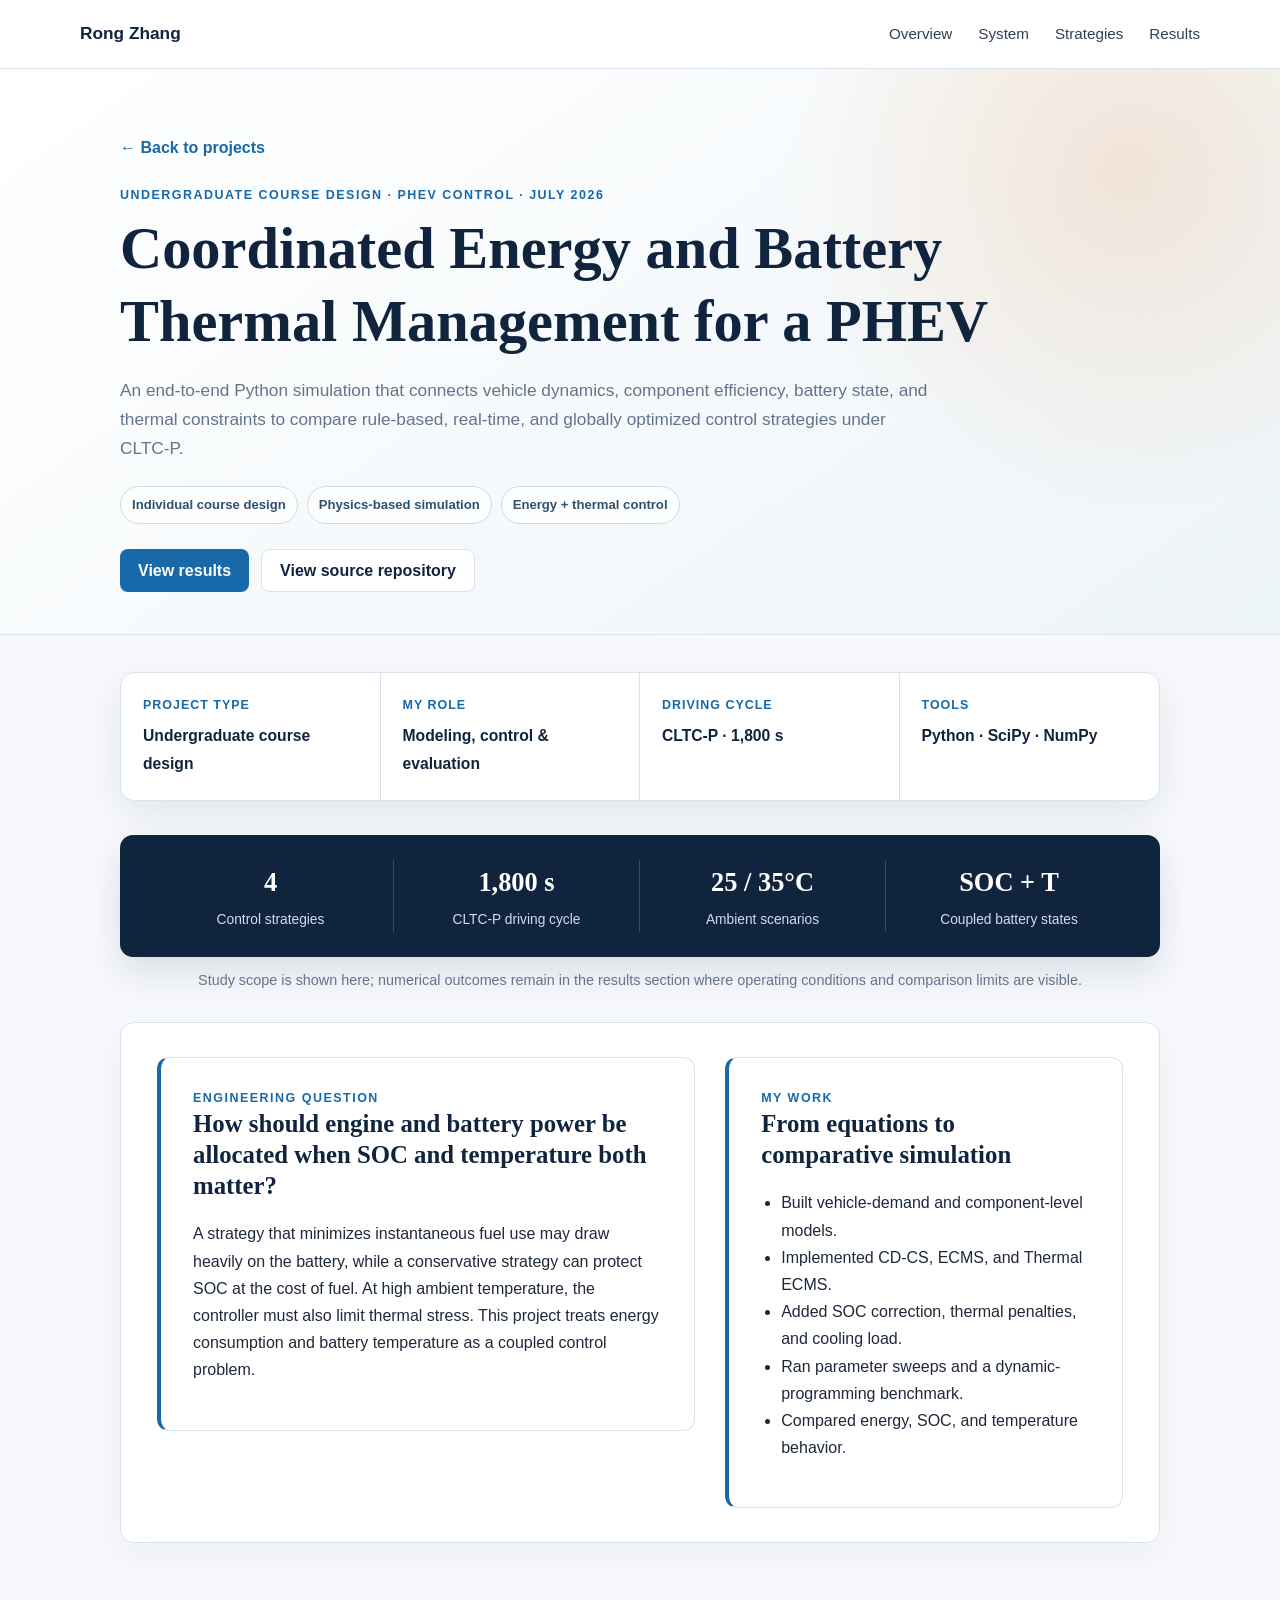
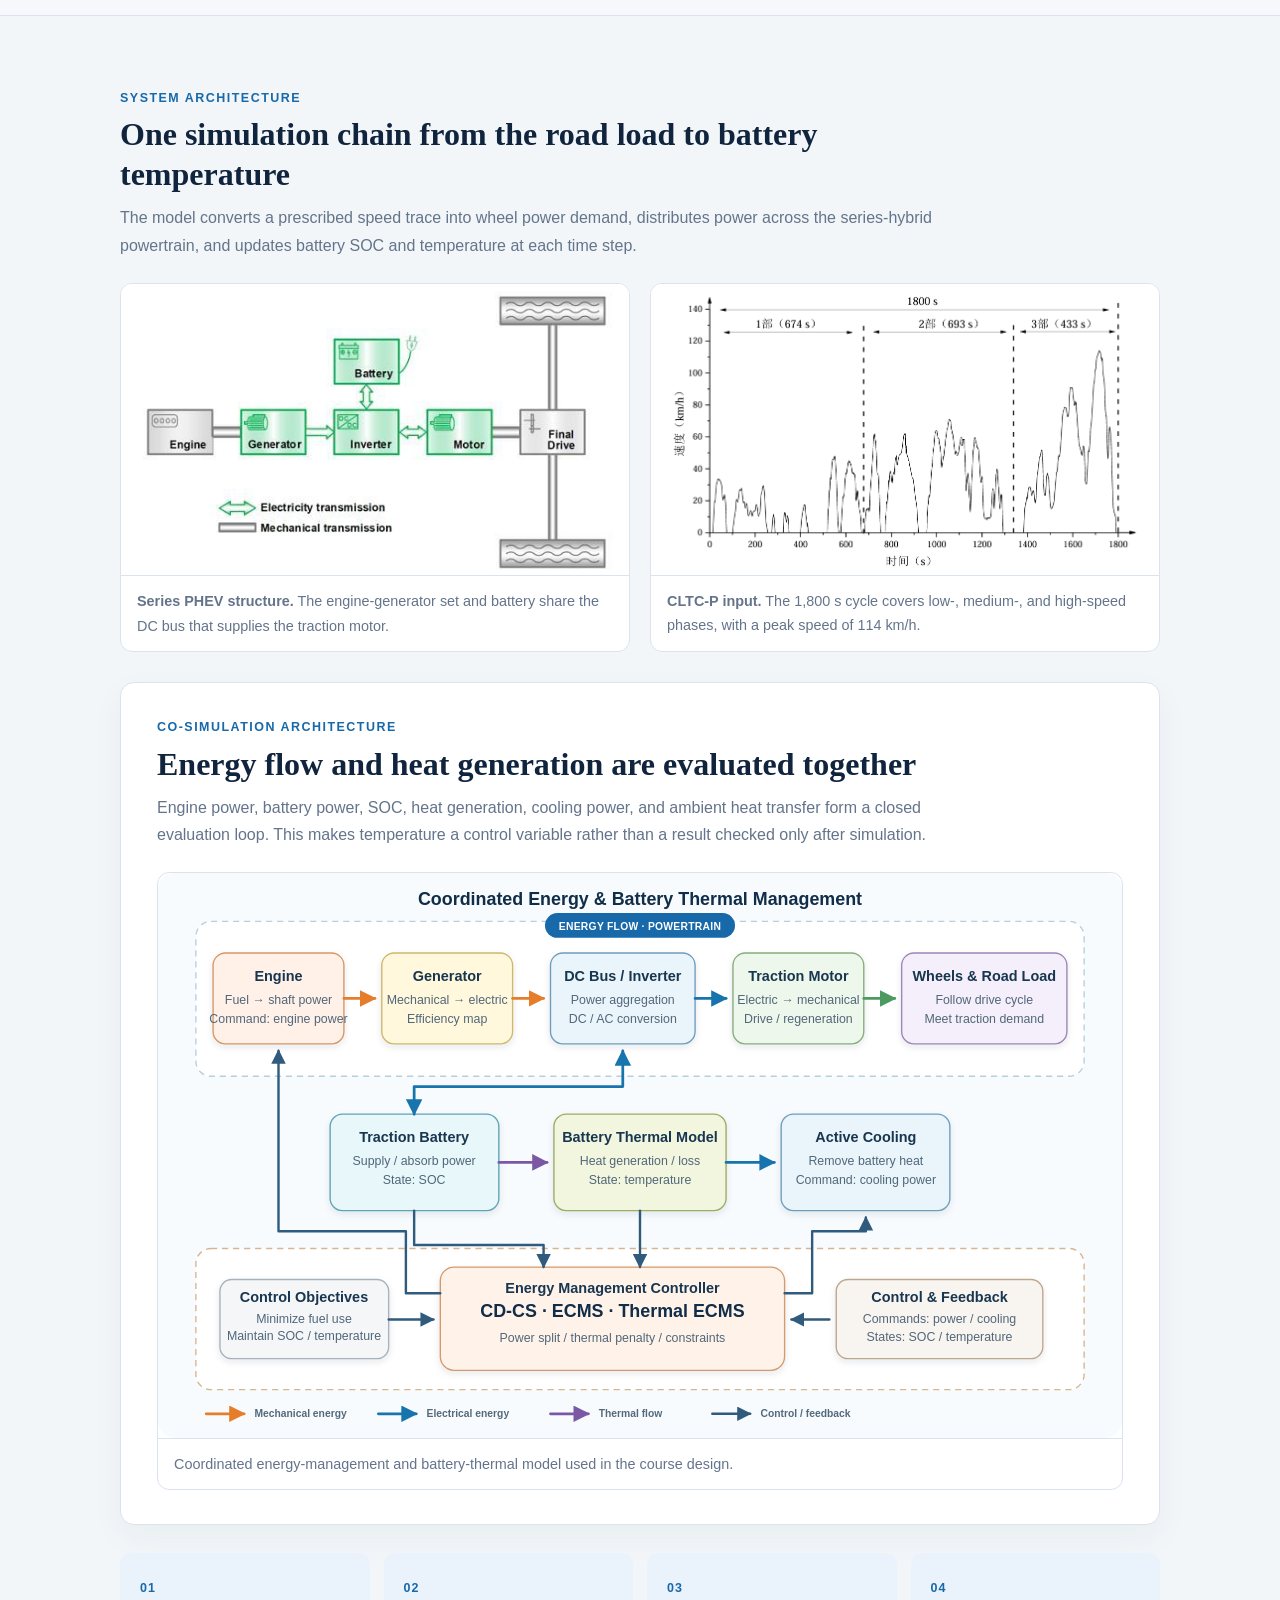
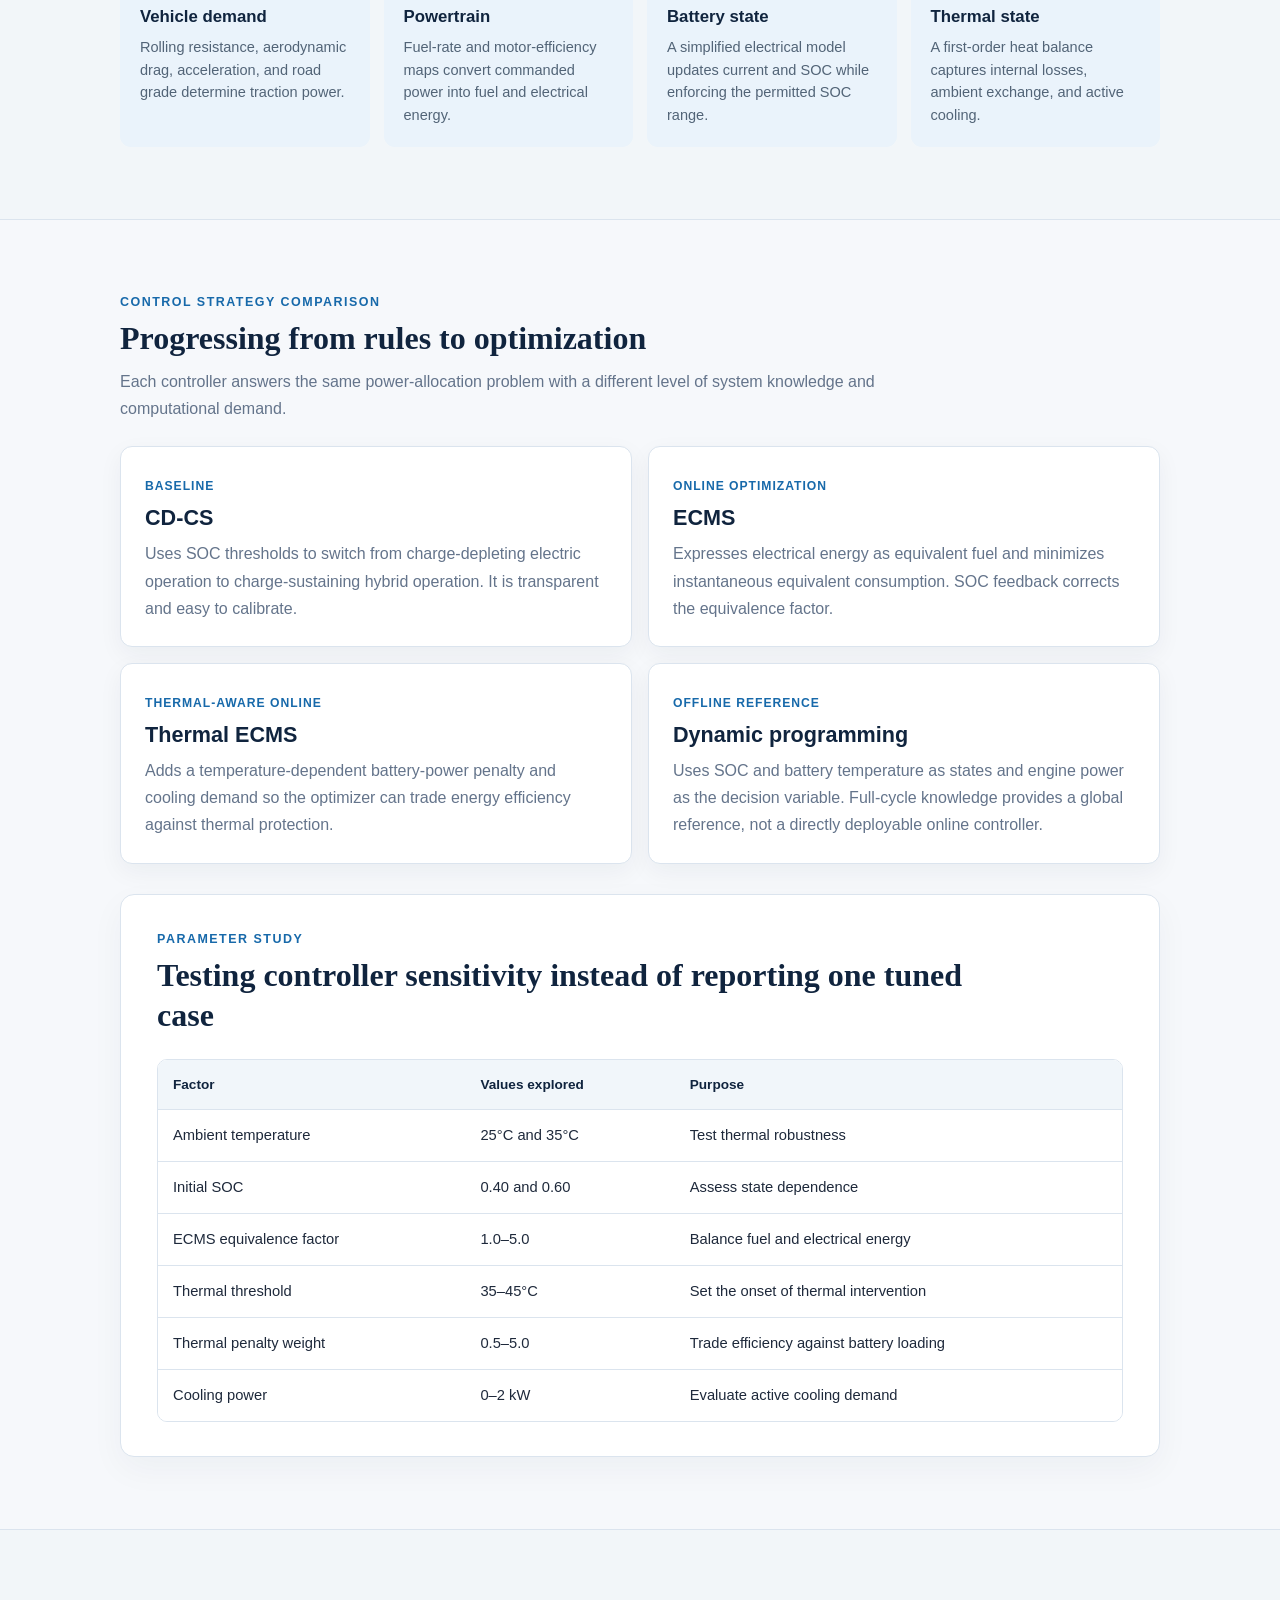
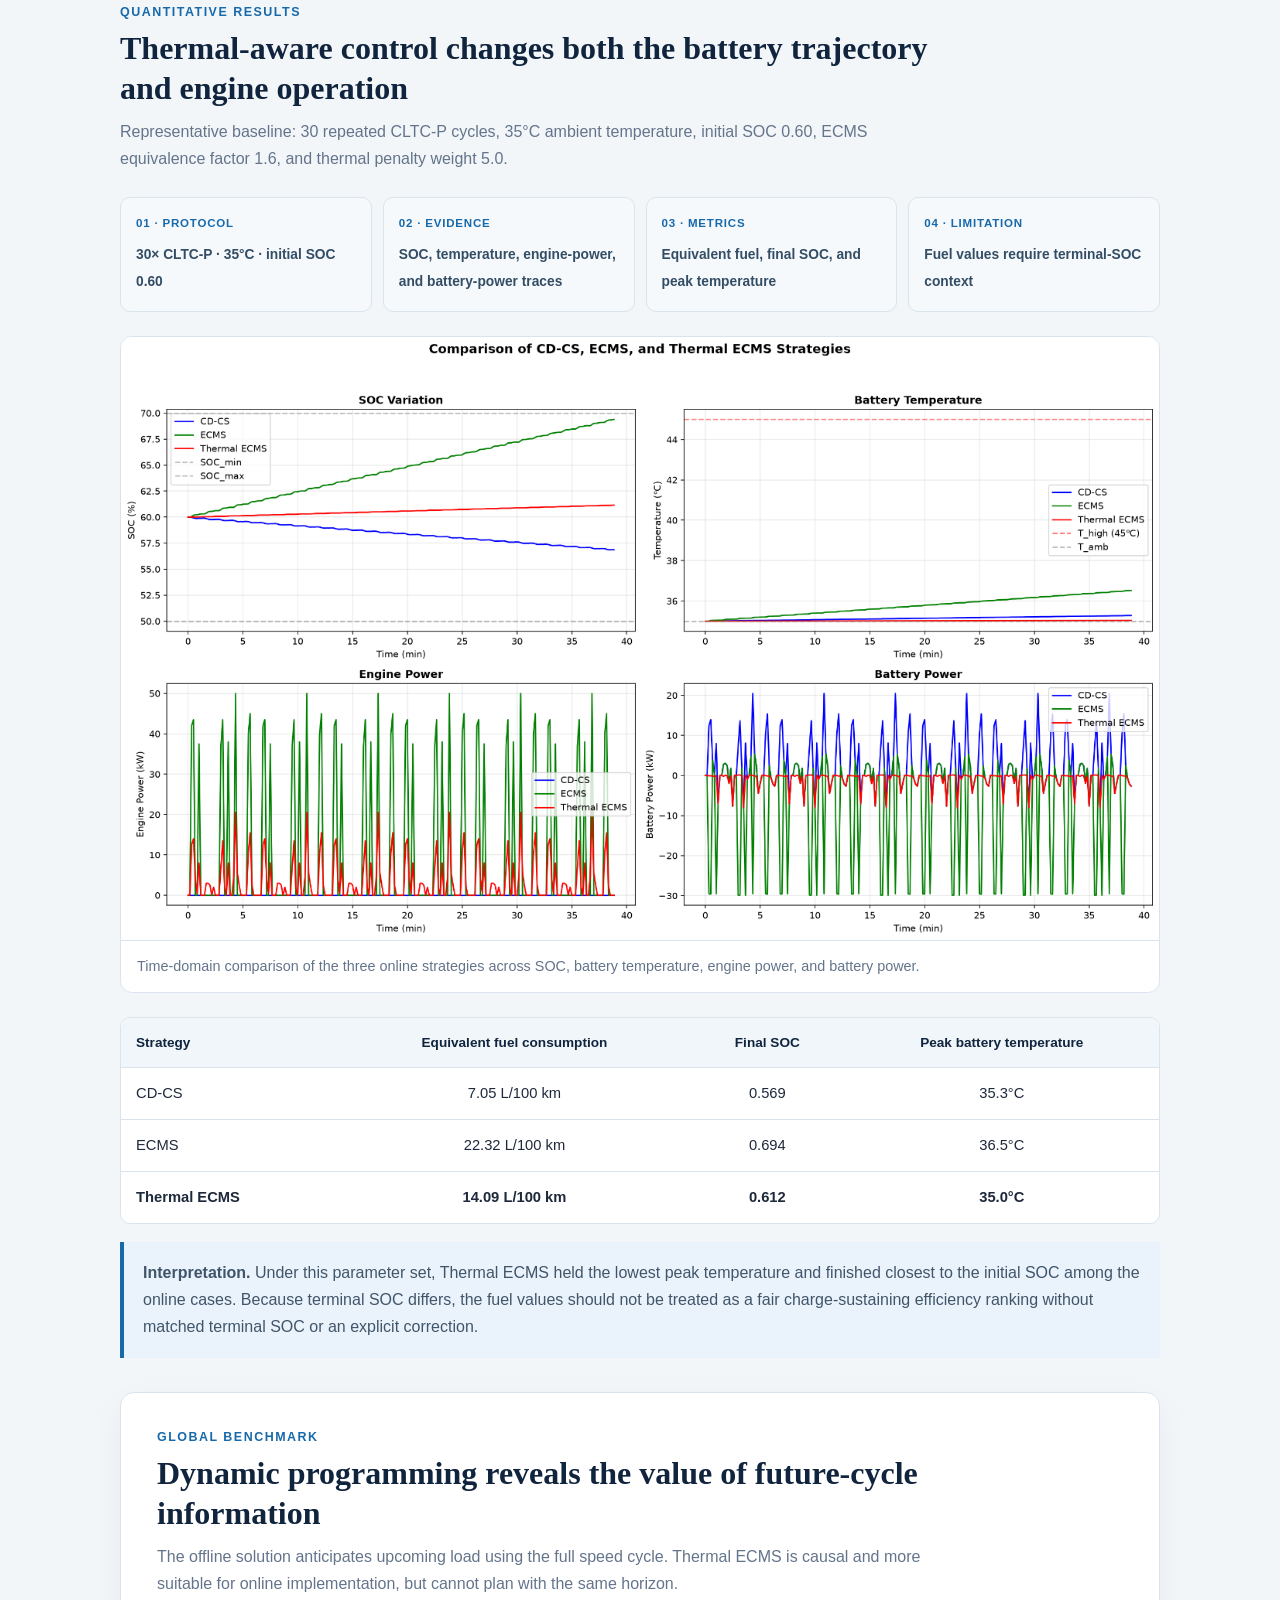
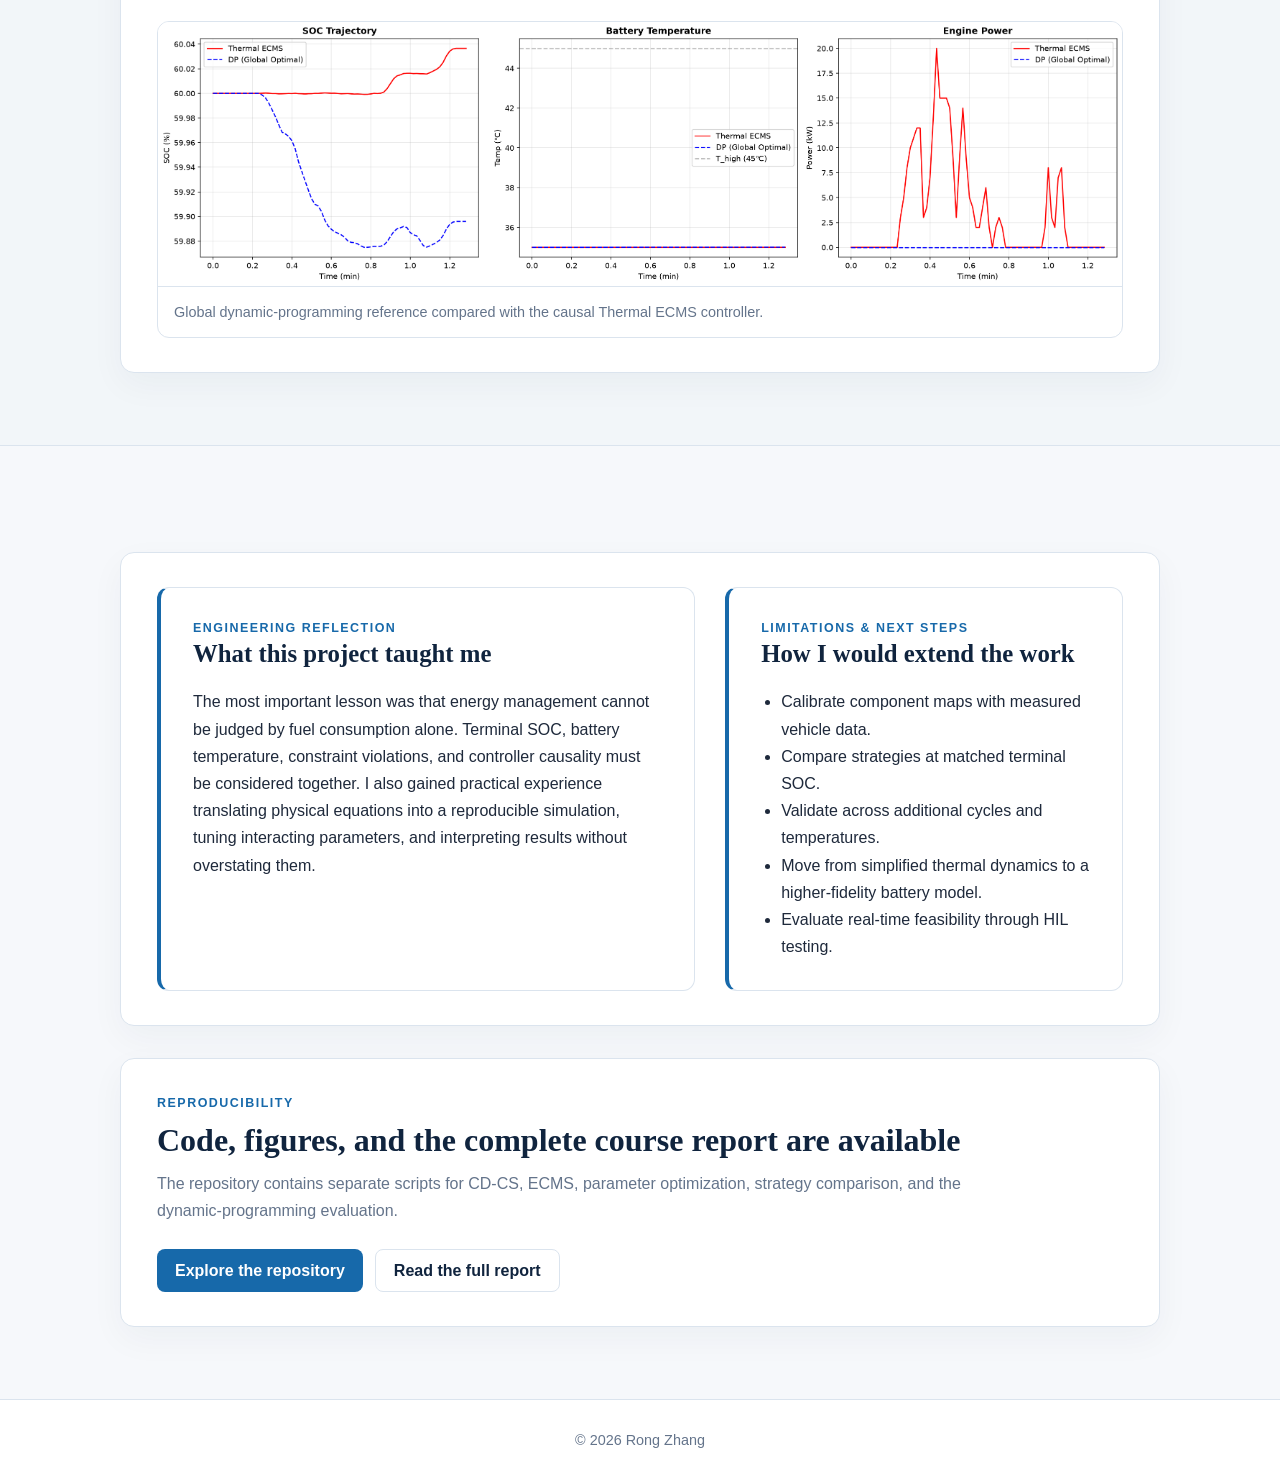
<file: projects/phev-energy-thermal.html>
<!doctype html>
<html lang="en">
<head>
  <meta charset="utf-8">
  <meta name="viewport" content="width=device-width, initial-scale=1">
  <meta name="description" content="Undergraduate course design on coordinated energy and battery thermal management for a plug-in hybrid electric vehicle under the CLTC-P cycle.">
  <title>PHEV Energy &amp; Thermal Management | Rong Zhang</title>
  <link rel="stylesheet" href="../styles.css">
</head>
<body>
  <header class="site-header">
    <nav class="nav">
      <a class="brand" href="../index.html">Rong Zhang</a>
      <div class="nav-links"><a href="#overview">Overview</a><a href="#system">System</a><a href="#strategies">Strategies</a><a href="#results">Results</a></div>
    </nav>
  </header>
  <main class="project-detail-page phev-page">
    <div class="detail-hero phev-detail-hero">
      <div class="container">
        <a class="back-link" href="../index.html#research">← Back to projects</a>
        <div class="eyebrow">Undergraduate course design · PHEV control · July 2026</div>
        <h1>Coordinated Energy and Battery Thermal Management for a PHEV</h1>
        <p class="detail-lead">An end-to-end Python simulation that connects vehicle dynamics, component efficiency, battery state, and thermal constraints to compare rule-based, real-time, and globally optimized control strategies under CLTC-P.</p>
        <div class="detail-meta"><span>Individual course design</span><span>Physics-based simulation</span><span>Energy + thermal control</span></div>
        <div class="hero-actions">
          <a class="button" href="#results">View results</a>
          <a class="button secondary" href="https://github.com/zr057/PHEV-Energy-Thermal-Management">View source repository</a>
        </div>
      </div>
    </div>

    <section id="overview">
      <div class="container">
        <div class="project-facts">
          <div><span>Project type</span><strong>Undergraduate course design</strong></div>
          <div><span>My role</span><strong>Modeling, control &amp; evaluation</strong></div>
          <div><span>Driving cycle</span><strong>CLTC-P · 1,800 s</strong></div>
          <div><span>Tools</span><strong>Python · SciPy · NumPy</strong></div>
        </div>

        <div class="result-strip result-strip-raised" aria-label="Simulation study scope">
          <div><strong>4</strong><span>Control strategies</span></div>
          <div><strong>1,800 s</strong><span>CLTC-P driving cycle</span></div>
          <div><strong>25 / 35°C</strong><span>Ambient scenarios</span></div>
          <div><strong>SOC + T</strong><span>Coupled battery states</span></div>
        </div>
        <p class="result-context">Study scope is shown here; numerical outcomes remain in the results section where operating conditions and comparison limits are visible.</p>

        <div class="detail-grid detail-section project-intro-grid">
          <article class="detail-panel">
            <div class="eyebrow">Engineering question</div>
            <h2>How should engine and battery power be allocated when SOC and temperature both matter?</h2>
            <p>A strategy that minimizes instantaneous fuel use may draw heavily on the battery, while a conservative strategy can protect SOC at the cost of fuel. At high ambient temperature, the controller must also limit thermal stress. This project treats energy consumption and battery temperature as a coupled control problem.</p>
          </article>
          <aside class="detail-panel">
            <div class="eyebrow">My work</div>
            <h2>From equations to comparative simulation</h2>
            <ul>
              <li>Built vehicle-demand and component-level models.</li>
              <li>Implemented CD-CS, ECMS, and Thermal ECMS.</li>
              <li>Added SOC correction, thermal penalties, and cooling load.</li>
              <li>Ran parameter sweeps and a dynamic-programming benchmark.</li>
              <li>Compared energy, SOC, and temperature behavior.</li>
            </ul>
          </aside>
        </div>

      </div>
    </section>

    <section id="system" class="section-soft">
      <div class="container">
        <div class="section-heading">
          <div class="eyebrow">System architecture</div>
          <h2>One simulation chain from the road load to battery temperature</h2>
          <p>The model converts a prescribed speed trace into wheel power demand, distributes power across the series-hybrid powertrain, and updates battery SOC and temperature at each time step.</p>
        </div>

        <div class="gallery two gallery-contained phev-model-gallery">
          <figure>
            <img src="../assets/phev-powertrain.jpg" alt="Series PHEV powertrain structure with engine, generator, battery, inverter and traction motor">
            <figcaption><strong>Series PHEV structure.</strong> The engine-generator set and battery share the DC bus that supplies the traction motor.</figcaption>
          </figure>
          <figure>
            <img src="../assets/phev-cltc-cycle.png" alt="CLTC-P driving cycle speed profile over 1800 seconds">
            <figcaption><strong>CLTC-P input.</strong> The 1,800 s cycle covers low-, medium-, and high-speed phases, with a peak speed of 114 km/h.</figcaption>
          </figure>
        </div>

        <div class="detail-section embedded-section">
          <div class="section-heading">
            <div class="eyebrow">Co-simulation architecture</div>
            <h2>Energy flow and heat generation are evaluated together</h2>
            <p>Engine power, battery power, SOC, heat generation, cooling power, and ambient heat transfer form a closed evaluation loop. This makes temperature a control variable rather than a result checked only after simulation.</p>
          </div>
          <div class="gallery gallery-contained architecture-figure">
            <figure><img src="../assets/phev-system-architecture-en.svg?v=3" alt="English diagram of the coordinated PHEV energy and battery thermal management architecture"><figcaption>Coordinated energy-management and battery-thermal model used in the course design.</figcaption></figure>
          </div>
        </div>

        <div class="process-grid model-process">
          <article class="process-step"><span>01</span><h3>Vehicle demand</h3><p>Rolling resistance, aerodynamic drag, acceleration, and road grade determine traction power.</p></article>
          <article class="process-step"><span>02</span><h3>Powertrain</h3><p>Fuel-rate and motor-efficiency maps convert commanded power into fuel and electrical energy.</p></article>
          <article class="process-step"><span>03</span><h3>Battery state</h3><p>A simplified electrical model updates current and SOC while enforcing the permitted SOC range.</p></article>
          <article class="process-step"><span>04</span><h3>Thermal state</h3><p>A first-order heat balance captures internal losses, ambient exchange, and active cooling.</p></article>
        </div>
      </div>
    </section>

    <section id="strategies">
      <div class="container">
        <div class="section-heading">
          <div class="eyebrow">Control strategy comparison</div>
          <h2>Progressing from rules to optimization</h2>
          <p>Each controller answers the same power-allocation problem with a different level of system knowledge and computational demand.</p>
        </div>
        <div class="strategy-grid">
          <article><span>Baseline</span><h3>CD-CS</h3><p>Uses SOC thresholds to switch from charge-depleting electric operation to charge-sustaining hybrid operation. It is transparent and easy to calibrate.</p></article>
          <article><span>Online optimization</span><h3>ECMS</h3><p>Expresses electrical energy as equivalent fuel and minimizes instantaneous equivalent consumption. SOC feedback corrects the equivalence factor.</p></article>
          <article><span>Thermal-aware online</span><h3>Thermal ECMS</h3><p>Adds a temperature-dependent battery-power penalty and cooling demand so the optimizer can trade energy efficiency against thermal protection.</p></article>
          <article><span>Offline reference</span><h3>Dynamic programming</h3><p>Uses SOC and battery temperature as states and engine power as the decision variable. Full-cycle knowledge provides a global reference, not a directly deployable online controller.</p></article>
        </div>

        <div class="detail-section embedded-section">
          <div class="section-heading">
            <div class="eyebrow">Parameter study</div>
            <h2>Testing controller sensitivity instead of reporting one tuned case</h2>
          </div>
          <div class="table-wrap">
            <table class="data-table">
              <thead><tr><th>Factor</th><th>Values explored</th><th>Purpose</th></tr></thead>
              <tbody>
                <tr><td>Ambient temperature</td><td>25°C and 35°C</td><td>Test thermal robustness</td></tr>
                <tr><td>Initial SOC</td><td>0.40 and 0.60</td><td>Assess state dependence</td></tr>
                <tr><td>ECMS equivalence factor</td><td>1.0–5.0</td><td>Balance fuel and electrical energy</td></tr>
                <tr><td>Thermal threshold</td><td>35–45°C</td><td>Set the onset of thermal intervention</td></tr>
                <tr><td>Thermal penalty weight</td><td>0.5–5.0</td><td>Trade efficiency against battery loading</td></tr>
                <tr><td>Cooling power</td><td>0–2 kW</td><td>Evaluate active cooling demand</td></tr>
              </tbody>
            </table>
          </div>
        </div>
      </div>
    </section>

    <section id="results" class="section-soft">
      <div class="container">
        <div class="section-heading">
          <div class="eyebrow">Quantitative results</div>
          <h2>Thermal-aware control changes both the battery trajectory and engine operation</h2>
          <p>Representative baseline: 30 repeated CLTC-P cycles, 35°C ambient temperature, initial SOC 0.60, ECMS equivalence factor 1.6, and thermal penalty weight 5.0.</p>
        </div>

        <div class="evidence-flow" aria-label="Simulation evidence structure">
          <article><span>01 · Protocol</span><strong>30× CLTC-P · 35°C · initial SOC 0.60</strong></article>
          <article><span>02 · Evidence</span><strong>SOC, temperature, engine-power, and battery-power traces</strong></article>
          <article><span>03 · Metrics</span><strong>Equivalent fuel, final SOC, and peak temperature</strong></article>
          <article><span>04 · Limitation</span><strong>Fuel values require terminal-SOC context</strong></article>
        </div>

        <div class="gallery gallery-contained">
          <figure><img src="../assets/phev-strategy-report.png" alt="SOC, battery temperature, engine power and battery power comparison for CD-CS, ECMS and Thermal ECMS"><figcaption>Time-domain comparison of the three online strategies across SOC, battery temperature, engine power, and battery power.</figcaption></figure>
        </div>

        <div class="table-wrap result-table-wrap">
          <table class="data-table results-table">
            <thead><tr><th>Strategy</th><th>Equivalent fuel consumption</th><th>Final SOC</th><th>Peak battery temperature</th></tr></thead>
            <tbody>
              <tr><td>CD-CS</td><td>7.05 L/100 km</td><td>0.569</td><td>35.3°C</td></tr>
              <tr><td>ECMS</td><td>22.32 L/100 km</td><td>0.694</td><td>36.5°C</td></tr>
              <tr><td><strong>Thermal ECMS</strong></td><td><strong>14.09 L/100 km</strong></td><td><strong>0.612</strong></td><td><strong>35.0°C</strong></td></tr>
            </tbody>
          </table>
        </div>
        <div class="insight-box"><strong>Interpretation.</strong> Under this parameter set, Thermal ECMS held the lowest peak temperature and finished closest to the initial SOC among the online cases. Because terminal SOC differs, the fuel values should not be treated as a fair charge-sustaining efficiency ranking without matched terminal SOC or an explicit correction.</div>

        <div class="detail-section embedded-section dp-section">
          <div class="section-heading">
            <div class="eyebrow">Global benchmark</div>
            <h2>Dynamic programming reveals the value of future-cycle information</h2>
            <p>The offline solution anticipates upcoming load using the full speed cycle. Thermal ECMS is causal and more suitable for online implementation, but cannot plan with the same horizon.</p>
          </div>
          <div class="gallery gallery-contained">
            <figure><img src="../assets/phev-dp-comparison.png" alt="Dynamic programming and Thermal ECMS comparison of SOC, battery temperature and engine power"><figcaption>Global dynamic-programming reference compared with the causal Thermal ECMS controller.</figcaption></figure>
          </div>
        </div>
      </div>
    </section>

    <section id="reflection">
      <div class="container detail-grid detail-section reflection-grid">
        <article class="detail-panel compact-panel">
          <div class="eyebrow">Engineering reflection</div>
          <h2>What this project taught me</h2>
          <p>The most important lesson was that energy management cannot be judged by fuel consumption alone. Terminal SOC, battery temperature, constraint violations, and controller causality must be considered together. I also gained practical experience translating physical equations into a reproducible simulation, tuning interacting parameters, and interpreting results without overstating them.</p>
        </article>
        <aside class="detail-panel compact-panel">
          <div class="eyebrow">Limitations &amp; next steps</div>
          <h2>How I would extend the work</h2>
          <ul>
            <li>Calibrate component maps with measured vehicle data.</li>
            <li>Compare strategies at matched terminal SOC.</li>
            <li>Validate across additional cycles and temperatures.</li>
            <li>Move from simplified thermal dynamics to a higher-fidelity battery model.</li>
            <li>Evaluate real-time feasibility through HIL testing.</li>
          </ul>
        </aside>
      </div>

      <div class="container detail-section reproducibility-section">
        <div class="section-heading">
          <div class="eyebrow">Reproducibility</div>
          <h2>Code, figures, and the complete course report are available</h2>
          <p>The repository contains separate scripts for CD-CS, ECMS, parameter optimization, strategy comparison, and the dynamic-programming evaluation.</p>
        </div>
        <div class="hero-actions">
          <a class="button" href="https://github.com/zr057/PHEV-Energy-Thermal-Management">Explore the repository</a>
          <a class="button secondary" href="https://github.com/zr057/PHEV-Energy-Thermal-Management/blob/main/course_design_report.pdf">Read the full report</a>
        </div>
      </div>
    </section>
  </main>
  <footer class="site-footer">© 2026 Rong Zhang</footer>
</body>
</html>
</file>
<file: styles.css>
:root {
  --navy: #10243e;
  --blue: #1769aa;
  --blue-soft: #eaf3fb;
  --ink: #1e293b;
  --muted: #64748b;
  --line: #dbe4ee;
  --surface: #ffffff;
  --page: #f6f8fb;
  --shadow: 0 16px 38px rgba(16, 36, 62, 0.09);
}

* { box-sizing: border-box; }

html { scroll-behavior: smooth; }

body {
  margin: 0;
  color: var(--ink);
  background: var(--page);
  font-family: Inter, ui-sans-serif, -apple-system, BlinkMacSystemFont, "Segoe UI", sans-serif;
  line-height: 1.7;
}

a { color: var(--blue); text-decoration: none; }
a:hover { text-decoration: underline; }

.site-header {
  position: sticky;
  top: 0;
  z-index: 10;
  background: rgba(255,255,255,.96);
  border-bottom: 1px solid var(--line);
  backdrop-filter: blur(12px);
}

.nav {
  width: min(1120px, calc(100% - 40px));
  margin: auto;
  min-height: 68px;
  display: flex;
  align-items: center;
  justify-content: space-between;
  gap: 24px;
}

.brand { color: var(--navy); font-weight: 750; font-size: 1.08rem; }
.nav-links { display: flex; gap: 26px; font-size: .95rem; }
.nav-links a { color: #334155; }

.container { width: min(1040px, calc(100% - 40px)); margin: auto; }

.hero {
  padding: 90px 0 70px;
  background:
    radial-gradient(circle at 85% 10%, rgba(23,105,170,.16), transparent 30%),
    linear-gradient(145deg, #fff 0%, #f3f7fb 100%);
  border-bottom: 1px solid var(--line);
}

.hero-grid {
  display: grid;
  grid-template-columns: 190px 1fr;
  align-items: center;
  gap: 48px;
}

.profile-wrap { text-align: center; }
.profile-wrap span { display: block; margin-top: 12px; color: var(--muted); font-size: .74rem; font-weight: 700; line-height: 1.35; }

.profile-photo {
  width: 176px;
  height: 208px;
  border-radius: 22px;
  border: 5px solid #fff;
  object-fit: cover;
  object-position: center 30%;
  box-shadow: var(--shadow);
}

.eyebrow {
  color: var(--blue);
  font-weight: 750;
  letter-spacing: .12em;
  text-transform: uppercase;
  font-size: .78rem;
}

h1, h2, h3 { color: var(--navy); line-height: 1.25; }
h1 { margin: 6px 0 10px; font-family: Georgia, serif; font-size: clamp(2.5rem, 6vw, 4.2rem); }
h2 { margin: 0 0 18px; font-family: Georgia, serif; font-size: clamp(1.8rem, 4vw, 2.45rem); }
h3 { margin: 0 0 10px; font-size: 1.35rem; }

.hero-subtitle { margin: 0 0 16px; color: #334155; font-size: 1.18rem; font-weight: 650; }
.hero-identity { margin: 0 0 9px; color: var(--blue); font-weight: 700; }
.hero-copy { max-width: 730px; margin: 0; color: var(--muted); font-size: 1.02rem; }
.hero-actions { display: flex; flex-wrap: wrap; gap: 12px; margin-top: 25px; }

.button {
  display: inline-flex;
  align-items: center;
  justify-content: center;
  min-height: 43px;
  padding: 0 18px;
  border-radius: 8px;
  color: #fff;
  background: var(--blue);
  font-weight: 700;
}

.button:hover { text-decoration: none; background: #0f578f; }
.button.secondary { color: var(--navy); background: #fff; border: 1px solid var(--line); }

section { padding: 72px 0; }
.highlights { padding: 26px 0; background: var(--navy); }
.highlight-grid { display: grid; grid-template-columns: repeat(3, 1fr); gap: 28px; }
.highlight { display: grid; grid-template-columns: auto 1fr; align-items: center; gap: 14px; color: #dce8f4; line-height: 1.45; }
.highlight strong { color: #fff; font-family: Georgia, serif; font-size: 2.2rem; line-height: 1; }
.section-intro { max-width: 760px; margin: -7px 0 30px; color: var(--muted); }

.about-section, .publication-section { background: #fff; border-top: 1px solid var(--line); border-bottom: 1px solid var(--line); }
.focus-grid { display: grid; grid-template-columns: repeat(3, 1fr); gap: 18px; }
.focus-card { display: block; min-height: 240px; padding: 25px 24px; border: 1px solid var(--line); border-radius: 14px; color: inherit; background: #fff; box-shadow: 0 10px 28px rgba(16,36,62,.055); transition: transform .2s ease, border-color .2s ease; }
.focus-card:hover { transform: translateY(-3px); border-color: #a9c7dc; text-decoration: none; }
.focus-card > span { color: var(--blue); font-size: .78rem; font-weight: 800; letter-spacing: .09em; }
.focus-card h3 { margin-top: 12px; font-size: 1.17rem; }
.focus-card p { margin: 0 0 18px; color: var(--muted); font-size: .92rem; }
.focus-card strong { color: #31516c; font-size: .82rem; }

.chips { display: flex; flex-wrap: wrap; gap: 10px; }
.chip, .tag {
  display: inline-flex;
  padding: 7px 12px;
  border-radius: 999px;
  color: #24557c;
  background: var(--blue-soft);
  font-size: .86rem;
  font-weight: 650;
}

.project-list { display: grid; gap: 30px; }
.project-card {
  display: grid;
  grid-template-columns: minmax(0, 1.05fr) minmax(310px, .95fr);
  overflow: hidden;
  border: 1px solid var(--line);
  border-radius: 16px;
  background: var(--surface);
  box-shadow: var(--shadow);
  transition: transform .2s ease, box-shadow .2s ease;
}

.project-card:hover { transform: translateY(-3px); box-shadow: 0 20px 46px rgba(16,36,62,.13); }
.project-media { min-height: 330px; display: grid; grid-template-columns: 1fr 1fr; background: #e8edf3; }
.project-media.single { grid-template-columns: 1fr; }
.project-media img { width: 100%; height: 100%; min-height: 330px; object-fit: cover; }
.project-media img.plot { object-fit: contain; background: #fff; padding: 8px; }
.project-media.battery-cover { grid-template-columns: 1fr; grid-template-rows: 180px 240px; gap: 14px; padding: 20px; background: #edf3f8; align-content: center; }
.project-media.battery-cover img { min-height: 0; border-radius: 10px; }
.project-media.battery-cover img:first-child { object-position: center 54%; }
.project-media.battery-cover img.plot { padding: 10px; border: 1px solid #dce5ee; }
.project-content { padding: 36px 34px; display: flex; flex-direction: column; justify-content: center; }
.project-number { margin-bottom: 5px; color: #8aa0b4; font-size: .72rem; font-weight: 800; letter-spacing: .1em; text-transform: uppercase; }
.project-meta { margin-bottom: 10px; color: var(--blue); font-size: .84rem; font-weight: 750; text-transform: uppercase; letter-spacing: .08em; }
.project-content p { margin: 0 0 18px; color: var(--muted); }
.project-content .contribution { margin-top: -5px; color: #41556a; font-size: .92rem; }
.contribution strong { color: var(--navy); }
.project-tags-label { margin: 1px 0 8px; color: #71869a; font-size: .72rem; font-weight: 800; letter-spacing: .08em; text-transform: uppercase; }
.project-tags { display: flex; flex-wrap: wrap; gap: 8px; margin-bottom: 22px; }
.project-link { font-weight: 750; }
.project-result { display: grid; grid-template-columns: auto 1fr; gap: 10px; align-items: start; margin: 0 0 20px !important; padding: 12px 14px; border-radius: 9px; background: #edf5fa; color: #3f5870 !important; font-size: .88rem; }
.project-result strong { color: var(--navy); }
.shopping-cover img { padding: 24px !important; background: #eef3f6 !important; }
.phev-cover img { padding: 18px !important; background: #f4f7fa !important; }

.experience-grid {
  display: grid;
  grid-template-columns: repeat(2, minmax(0, 1fr));
  align-items: start;
  gap: 24px;
}

.experience-card {
  padding: 30px;
  border: 1px solid var(--line);
  border-radius: 14px;
  background: var(--surface);
  box-shadow: var(--shadow);
}

.experience-card p { margin: 0; color: var(--muted); }
.experience-details { margin: 18px 0 0; padding-left: 20px; color: #526477; font-size: .9rem; }
.experience-details li + li { margin-top: 9px; }
.experience-card .experience-focus { margin-top: 18px; color: #31516c; font-size: .85rem; font-weight: 700; }

.experience-logo-wrap {
  min-height: 112px;
  margin-bottom: 24px;
  padding: 16px 20px;
  display: flex;
  align-items: center;
  justify-content: center;
  border: 1px solid var(--line);
  border-radius: 10px;
  background: #fff;
}

.experience-logo { display: block; max-width: 230px; max-height: 76px; }
.hella-logo { width: 180px; }

.catarc-logo-wrap {
  gap: 16px;
  color: var(--navy);
  background: #fff;
  font-weight: 750;
}

.catarc-logo { width: 104px; object-fit: contain; }

.publication, .contact-panel, .detail-panel {
  padding: 30px 32px;
  border: 1px solid var(--line);
  border-left: 4px solid var(--blue);
  border-radius: 12px;
  background: #fff;
}

.publication p, .contact-panel p { margin: 0; }
.publication p + p { margin-top: 10px; }
.status { margin-top: 10px; color: var(--muted); font-size: .92rem; }
.contact-panel { display: flex; align-items: center; justify-content: space-between; gap: 26px; }
.contact-panel strong { display: block; margin-bottom: 5px; color: var(--navy); }
.contact-actions { display: flex; flex-wrap: wrap; gap: 10px; flex: 0 0 auto; }

.education-row {
  display: flex;
  align-items: start;
  justify-content: space-between;
  gap: 28px;
  padding: 30px 32px;
  border: 1px solid var(--line);
  border-radius: 12px;
  background: #fff;
  box-shadow: var(--shadow);
}
.education-row h3 { margin-bottom: 6px; }
.education-row p { margin: 0; color: var(--muted); }
.education-date { color: var(--blue); font-weight: 750; white-space: nowrap; }

.site-footer { padding: 28px 0; border-top: 1px solid var(--line); color: var(--muted); background: #fff; text-align: center; font-size: .9rem; }

.detail-hero { padding: 65px 0 42px; background: linear-gradient(145deg, #fff, #eef5fb); border-bottom: 1px solid var(--line); }
.battery-detail-hero { background: radial-gradient(circle at 88% 20%, rgba(23,105,170,.17), transparent 27%), linear-gradient(145deg, #fff, #eaf3fb); }
.phev-detail-hero { background: radial-gradient(circle at 88% 18%, rgba(224,126,45,.17), transparent 28%), linear-gradient(145deg, #fff, #edf4f8); }
.back-link { display: inline-block; margin-bottom: 24px; font-weight: 700; }
.detail-hero h1 { max-width: 900px; font-size: clamp(2.2rem, 5vw, 3.65rem); }
.detail-lead { max-width: 820px; color: var(--muted); font-size: 1.08rem; }
.detail-grid { display: grid; grid-template-columns: 1.15fr .85fr; gap: 30px; align-items: start; }
.detail-panel h2 { font-size: 1.55rem; }
.detail-panel ul { padding-left: 20px; }
.metrics { display: grid; grid-template-columns: repeat(3, 1fr); gap: 12px; margin-top: 20px; }
.metric { padding: 16px; border-radius: 10px; background: var(--blue-soft); text-align: center; }
.metric strong { display: block; color: var(--navy); font-size: 1.3rem; }
.gallery { display: grid; gap: 20px; margin-top: 30px; }
.gallery.two { grid-template-columns: 1fr 1fr; }
.gallery figure { margin: 0; overflow: hidden; border: 1px solid var(--line); border-radius: 12px; background: #fff; }
.gallery img { display: block; width: 100%; max-height: 610px; object-fit: contain; }
.gallery figcaption { padding: 13px 16px; color: var(--muted); font-size: .9rem; border-top: 1px solid var(--line); }

.detail-section {
  margin-top: 34px;
  padding: 34px 36px;
  border: 1px solid var(--line);
  border-radius: 14px;
  background: #fff;
}

.section-heading { max-width: 820px; margin-bottom: 24px; }
.section-heading h2, .split-section h2 { margin: 5px 0 10px; font-size: clamp(1.6rem, 3vw, 2rem); }
.section-heading p, .section-copy { margin: 0; color: var(--muted); }
.process-grid { display: grid; grid-template-columns: repeat(4, 1fr); gap: 14px; }
.process-step { padding: 20px; border-radius: 11px; background: var(--blue-soft); }
.process-step span { color: var(--blue); font-weight: 800; font-size: .78rem; letter-spacing: .08em; }
.process-step h3 { margin: 7px 0 8px; font-size: 1.05rem; }
.process-step p { margin: 0; color: #526477; font-size: .91rem; line-height: 1.55; }
.split-section { display: grid; grid-template-columns: .72fr 1.28fr; gap: 34px; align-items: start; }
.table-wrap { overflow-x: auto; border: 1px solid var(--line); border-radius: 10px; }
.data-table { width: 100%; border-collapse: collapse; background: #fff; font-size: .92rem; }
.data-table th, .data-table td { padding: 13px 15px; border-bottom: 1px solid var(--line); text-align: left; vertical-align: top; }
.data-table th { color: var(--navy); background: #f1f6fa; font-size: .85rem; }
.data-table tr:last-child td { border-bottom: 0; }
.results-table th:not(:first-child), .results-table td:not(:first-child) { text-align: center; }
.insight-box { margin-top: 18px; padding: 17px 19px; border-left: 4px solid var(--blue); background: var(--blue-soft); color: #41556a; }
.method-list { display: grid; gap: 10px; }
.method-list article { padding: 15px 18px; border: 1px solid var(--line); border-radius: 9px; }
.method-list strong { color: var(--navy); }
.method-list p { margin: 3px 0 0; color: var(--muted); font-size: .91rem; }
.compact-panel { height: 100%; }
.compact-panel p:last-child, .compact-panel ul:last-child { margin-bottom: 0; }

.project-facts {
  display: grid;
  grid-template-columns: repeat(4, 1fr);
  overflow: hidden;
  margin-top: -35px;
  margin-bottom: 34px;
  position: relative;
  z-index: 2;
  border: 1px solid var(--line);
  border-radius: 14px;
  background: #fff;
  box-shadow: var(--shadow);
}
.project-facts div { padding: 22px; border-right: 1px solid var(--line); }
.project-facts div:last-child { border-right: 0; }
.project-facts span { display: block; margin-bottom: 6px; color: var(--blue); font-size: .78rem; font-weight: 750; letter-spacing: .08em; text-transform: uppercase; }
.project-facts strong { color: var(--navy); font-size: .98rem; }

.result-strip { display: grid; grid-template-columns: repeat(4, 1fr); margin-top: 30px; padding: 25px 28px; border-radius: 13px; background: var(--navy); }
.result-strip div { padding: 0 22px; border-right: 1px solid rgba(255,255,255,.18); text-align: center; }
.result-strip div:last-child { border-right: 0; }
.result-strip strong { display: block; color: #fff; font-family: Georgia, serif; font-size: 1.65rem; }
.result-strip span { color: #cfdeec; font-size: .86rem; }

.gallery-contained { margin-top: 0; }
.project-detail-page .detail-section { box-shadow: 0 12px 34px rgba(16,36,62,.045); }
.project-detail-page .project-facts { box-shadow: 0 14px 36px rgba(16,36,62,.08); }
.detail-meta { display: flex; flex-wrap: wrap; gap: 9px; margin: 22px 0 4px; }
.detail-meta span { padding: 7px 11px; border: 1px solid #cbdde9; border-radius: 999px; color: #31516c; background: rgba(255,255,255,.72); font-size: .82rem; font-weight: 700; }
.result-strip-raised { margin-top: 0; box-shadow: 0 15px 34px rgba(16,36,62,.12); }
.result-context { margin-top: 11px; margin-bottom: 30px; color: var(--muted); font-size: .9rem; text-align: center; }
.result-context + .detail-section { margin-top: 18px; }
.project-intro-grid { margin-top: 0; }
.evidence-flow { display: grid; grid-template-columns: repeat(4, 1fr); gap: 11px; margin: 0 0 24px; }
.evidence-flow article { padding: 16px 15px; border: 1px solid #d9e4ec; border-radius: 10px; background: #f6f9fc; }
.evidence-flow span { display: block; margin-bottom: 7px; color: var(--blue); font-size: .72rem; font-weight: 800; letter-spacing: .07em; text-transform: uppercase; }
.evidence-flow strong { color: #334d65; font-size: .86rem; line-height: 1.45; }
.battery-experiment-gallery img { height: 360px; object-fit: contain; background: #eef3f6; }
.reflection-grid { margin-top: 34px; }
.followme-hero { background: radial-gradient(circle at 88% 18%, rgba(23,105,170,.14), transparent 28%), linear-gradient(145deg, #fff, #edf5fa); }
.followme-route { display: grid; grid-template-columns: 1fr auto 1fr auto 1fr auto 1fr; gap: 12px; align-items: stretch; }
.followme-route article { padding: 21px 19px; border: 1px solid #d7e4ed; border-radius: 12px; background: #f5f9fc; }
.followme-route span { color: var(--blue); font-size: .75rem; font-weight: 800; letter-spacing: .08em; text-transform: uppercase; }
.followme-route h3 { margin: 8px 0 7px; font-size: 1rem; }
.followme-route p { margin: 0; color: var(--muted); font-size: .88rem; line-height: 1.55; }
.followme-route i { align-self: center; color: #8aa7bc; font-style: normal; font-size: 1.35rem; }
.followme-node-flow { display: flex; flex-wrap: wrap; gap: 10px; align-items: center; margin-top: 18px; padding: 15px 18px; border-radius: 10px; background: var(--navy); color: #d9e7f2; }
.followme-node-flow strong { margin-right: 7px; color: #fff; }
.followme-node-flow code { padding: 5px 8px; border-radius: 6px; background: rgba(255,255,255,.1); color: #fff; font-size: .84rem; }
.followme-node-flow b { color: #7fc6f3; }
.followme-platform-grid { grid-template-columns: 1.1fr .9fr; align-items: stretch; }
.followme-specs { display: grid; grid-template-columns: 1fr 1fr; gap: 10px; margin-top: 20px; }
.followme-specs span { padding: 13px 14px; border: 1px solid var(--line); border-radius: 9px; color: var(--muted); font-size: .86rem; }
.followme-specs strong { display: block; margin-bottom: 3px; color: var(--navy); }
.followme-platform-photo figure { height: 100%; }
.followme-platform-photo img { height: 390px; object-fit: contain; background: #eef3f6; }
.followme-evidence-chart img { max-height: none; }
.plot-legend { display: block; width: min(100%, 700px); margin: 0 auto 22px; }
.prediction-gallery img { aspect-ratio: 4 / 3; max-height: none; object-fit: contain; }
.publication-note { border-left: 4px solid var(--blue); }
.publication-note p { margin-bottom: 0; }

.section-soft { background: #f2f6f9; border-top: 1px solid var(--line); border-bottom: 1px solid var(--line); }
.embedded-section { margin-top: 30px; }
.architecture-figure img { max-height: 680px; }
.model-process { margin-top: 28px; }
.strategy-grid { display: grid; grid-template-columns: repeat(2, 1fr); gap: 16px; }
.strategy-grid article { padding: 24px; border: 1px solid var(--line); border-radius: 12px; background: #fff; box-shadow: 0 8px 24px rgba(16,36,62,.05); }
.strategy-grid span { color: var(--blue); font-size: .76rem; font-weight: 800; letter-spacing: .08em; text-transform: uppercase; }
.strategy-grid h3 { margin: 7px 0 8px; }
.strategy-grid p { margin: 0; color: var(--muted); }
.result-table-wrap { margin-top: 24px; }
.dp-section { margin-top: 34px; }
.reproducibility-section { margin-top: 32px; }

@media (max-width: 820px) {
  .nav { min-height: 62px; }
  .nav-links { gap: 14px; font-size: .86rem; }
  .hero { padding-top: 65px; }
  .hero-grid { grid-template-columns: 1fr; gap: 24px; }
  .profile-wrap { text-align: left; }
  .profile-photo { width: 132px; height: 156px; border-radius: 18px; }
  .profile-wrap span { max-width: 180px; }
  .focus-grid { grid-template-columns: 1fr; }
  .evidence-flow { grid-template-columns: repeat(2, 1fr); }
  .focus-card { min-height: 0; }
  .project-card, .detail-grid { grid-template-columns: 1fr; }
  .experience-grid { grid-template-columns: 1fr; }
  .contact-panel { align-items: flex-start; flex-direction: column; }
  .education-row { flex-direction: column; gap: 12px; }
  .highlight-grid { grid-template-columns: 1fr; gap: 15px; }
  .project-facts { grid-template-columns: repeat(2, 1fr); }
  .project-facts div:nth-child(2) { border-right: 0; }
  .project-facts div:nth-child(-n+2) { border-bottom: 1px solid var(--line); }
  .result-strip { grid-template-columns: repeat(2, 1fr); gap: 20px 0; }
  .result-strip div:nth-child(2) { border-right: 0; }
  .process-grid { grid-template-columns: repeat(2, 1fr); }
  .split-section { grid-template-columns: 1fr; }
  .strategy-grid { grid-template-columns: 1fr; }
  .followme-route { grid-template-columns: 1fr 1fr; }
  .followme-route i { display: none; }
  .followme-platform-grid { grid-template-columns: 1fr; }
  .project-media { min-height: 250px; }
  .project-media img { min-height: 250px; }
}

@media (max-width: 560px) {
  .nav { align-items: center; }
  .nav-links { max-width: 72vw; overflow-x: auto; white-space: nowrap; scrollbar-width: none; }
  .nav-links::-webkit-scrollbar { display: none; }
  .container, .nav { width: min(100% - 26px, 1040px); }
  section { padding: 54px 0; }
  .project-media, .gallery.two { grid-template-columns: 1fr; }
  .project-content { padding: 28px 23px; }
  .project-result { grid-template-columns: 1fr; gap: 2px; }
  .evidence-flow { grid-template-columns: 1fr; }
  .contact-actions { width: 100%; }
  .contact-actions .button { flex: 1; }
  .metrics { grid-template-columns: 1fr; }
  .detail-section { padding: 26px 22px; }
  .process-grid { grid-template-columns: 1fr; }
  .project-facts { grid-template-columns: 1fr; margin-top: -20px; }
  .project-facts div, .project-facts div:nth-child(2) { border-right: 0; border-bottom: 1px solid var(--line); }
  .project-facts div:last-child { border-bottom: 0; }
  .result-strip { grid-template-columns: 1fr; }
  .followme-route, .followme-specs { grid-template-columns: 1fr; }
  .result-strip div, .result-strip div:nth-child(2) { padding: 10px 0; border-right: 0; border-bottom: 1px solid rgba(255,255,255,.18); }
  .result-strip div:last-child { border-bottom: 0; }
}
</file>
